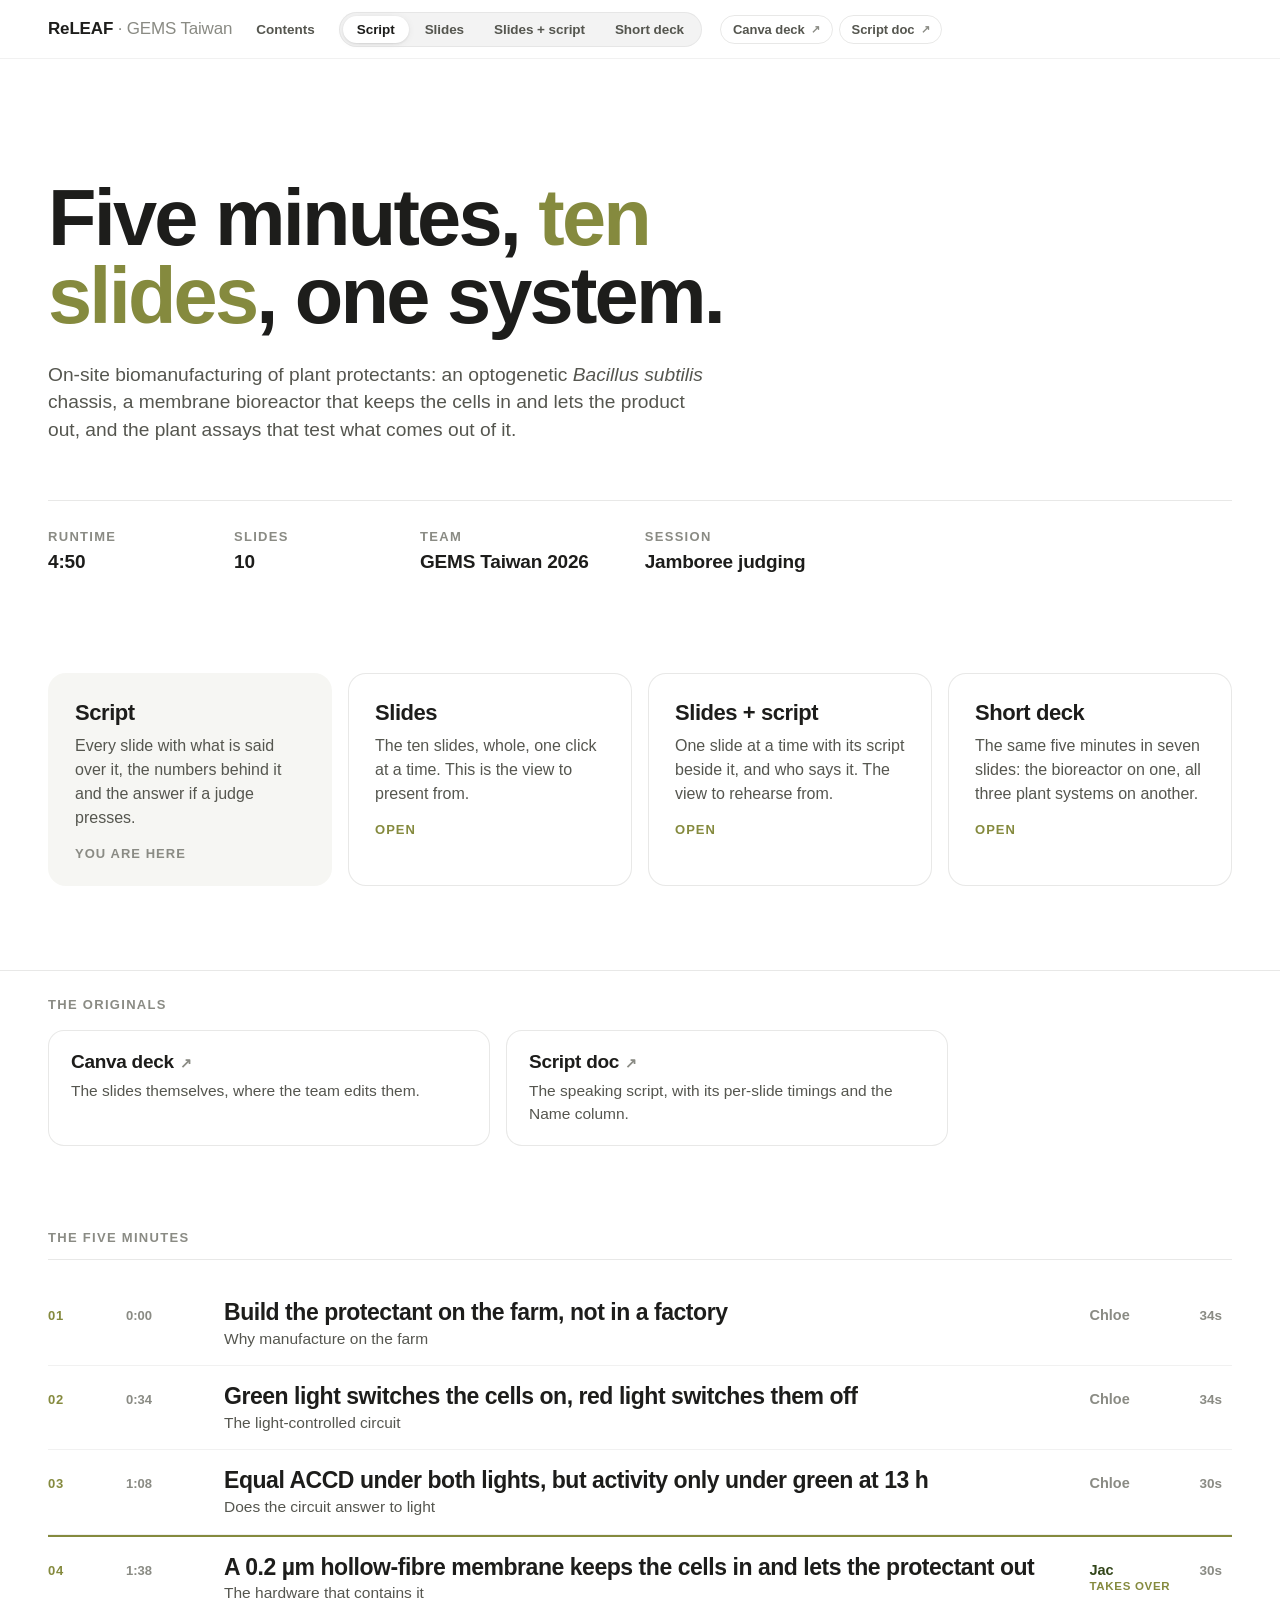
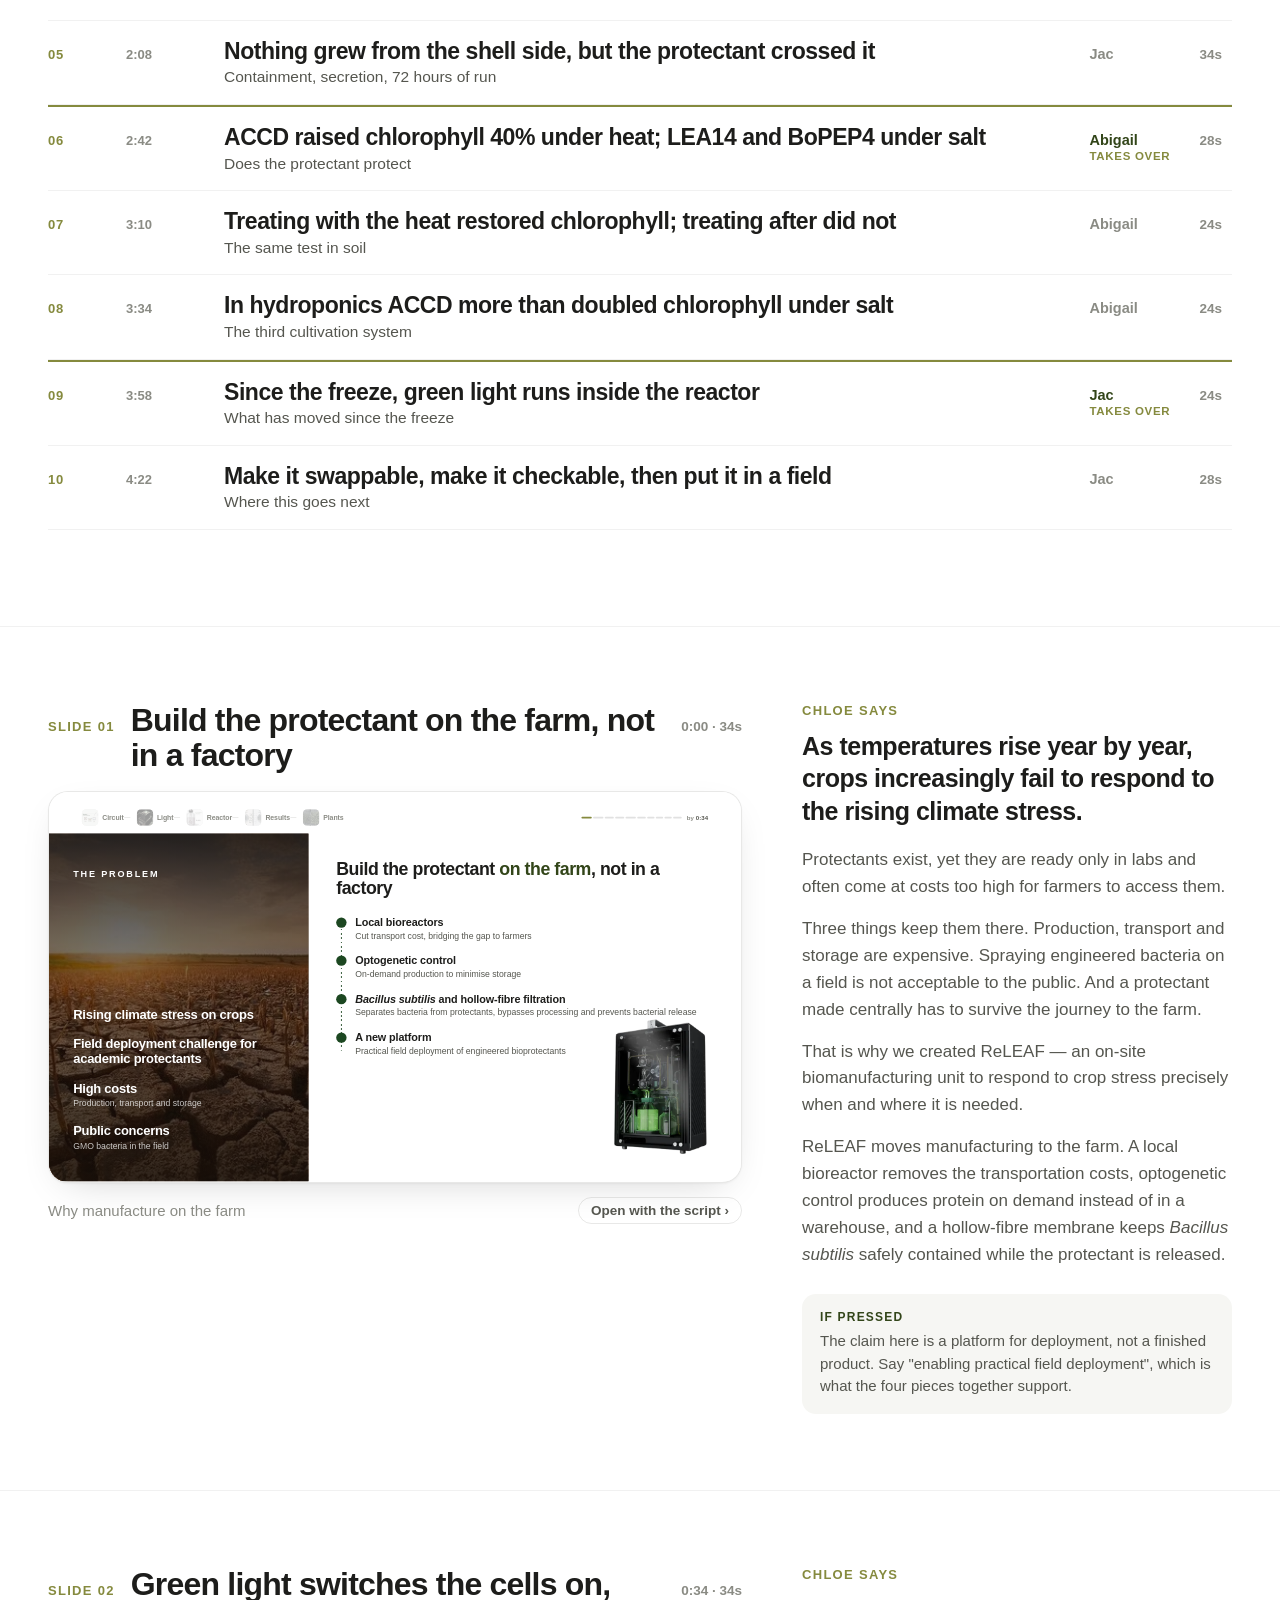
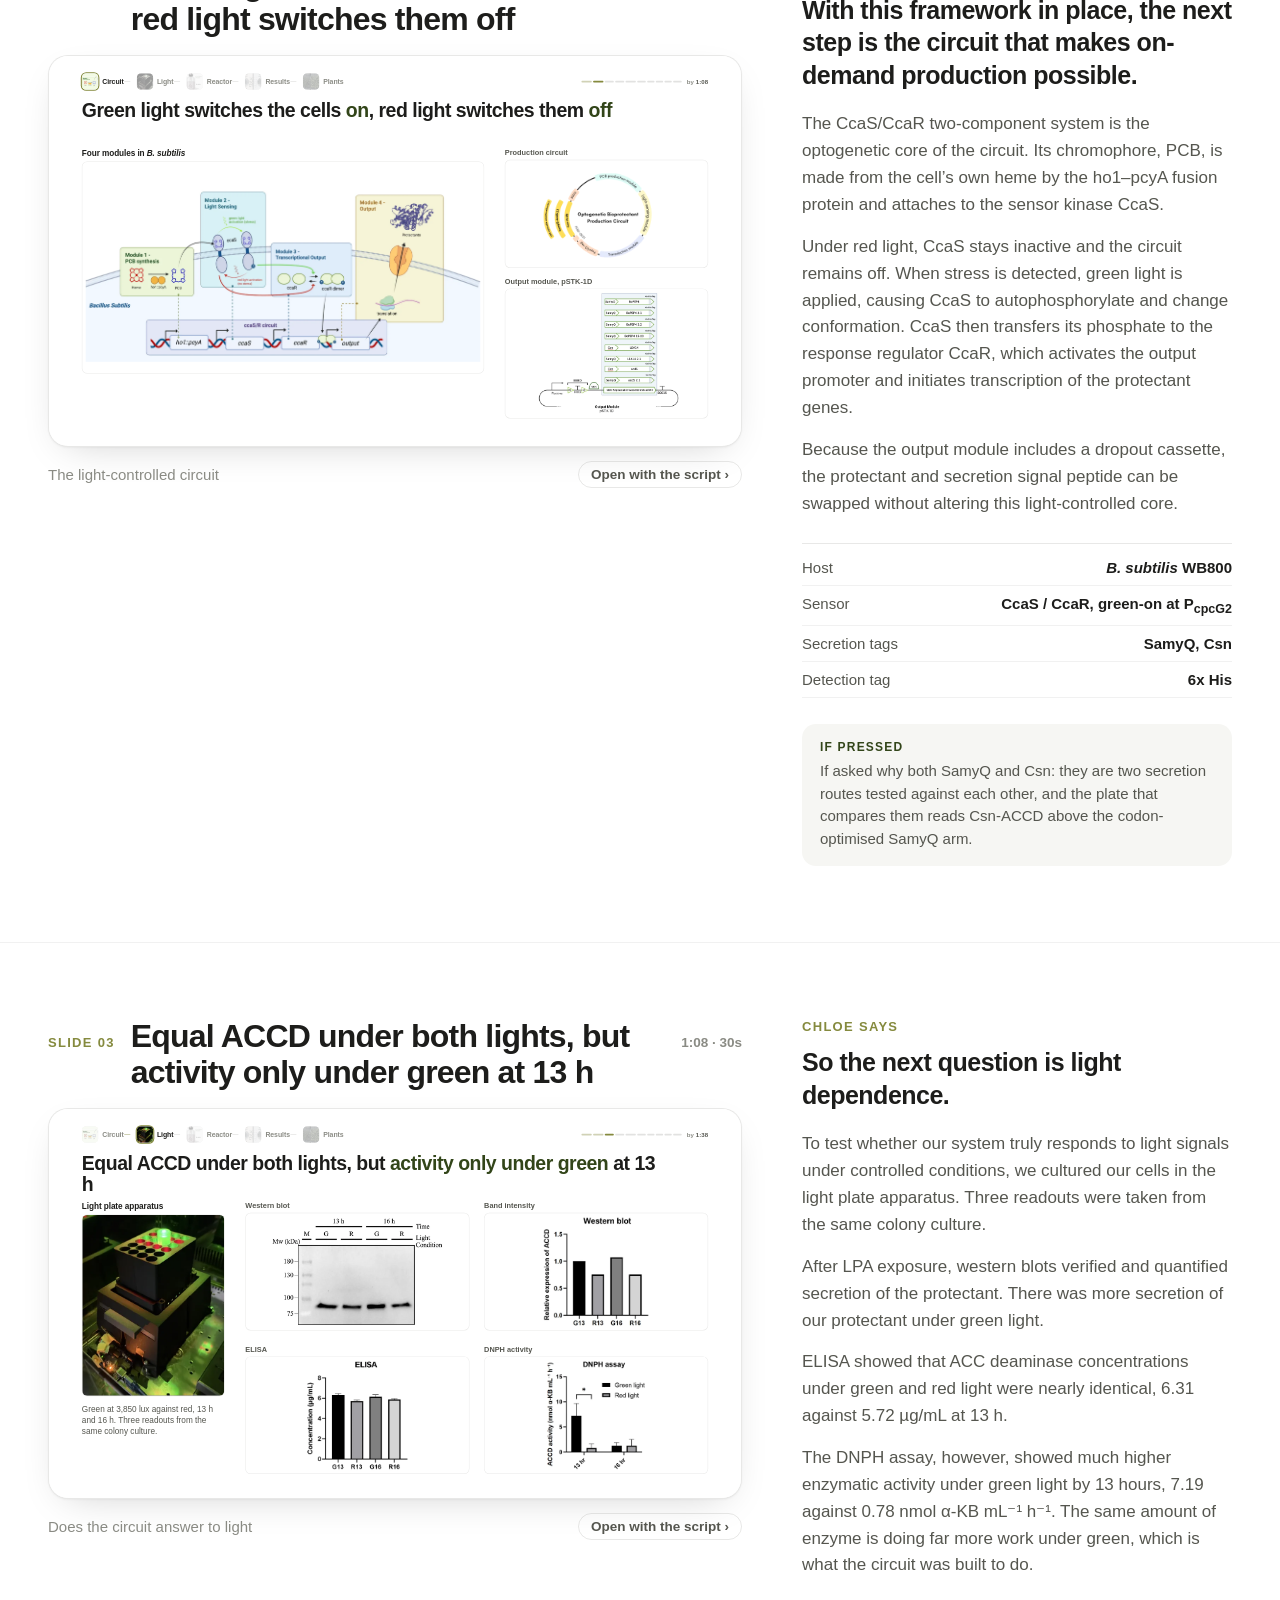
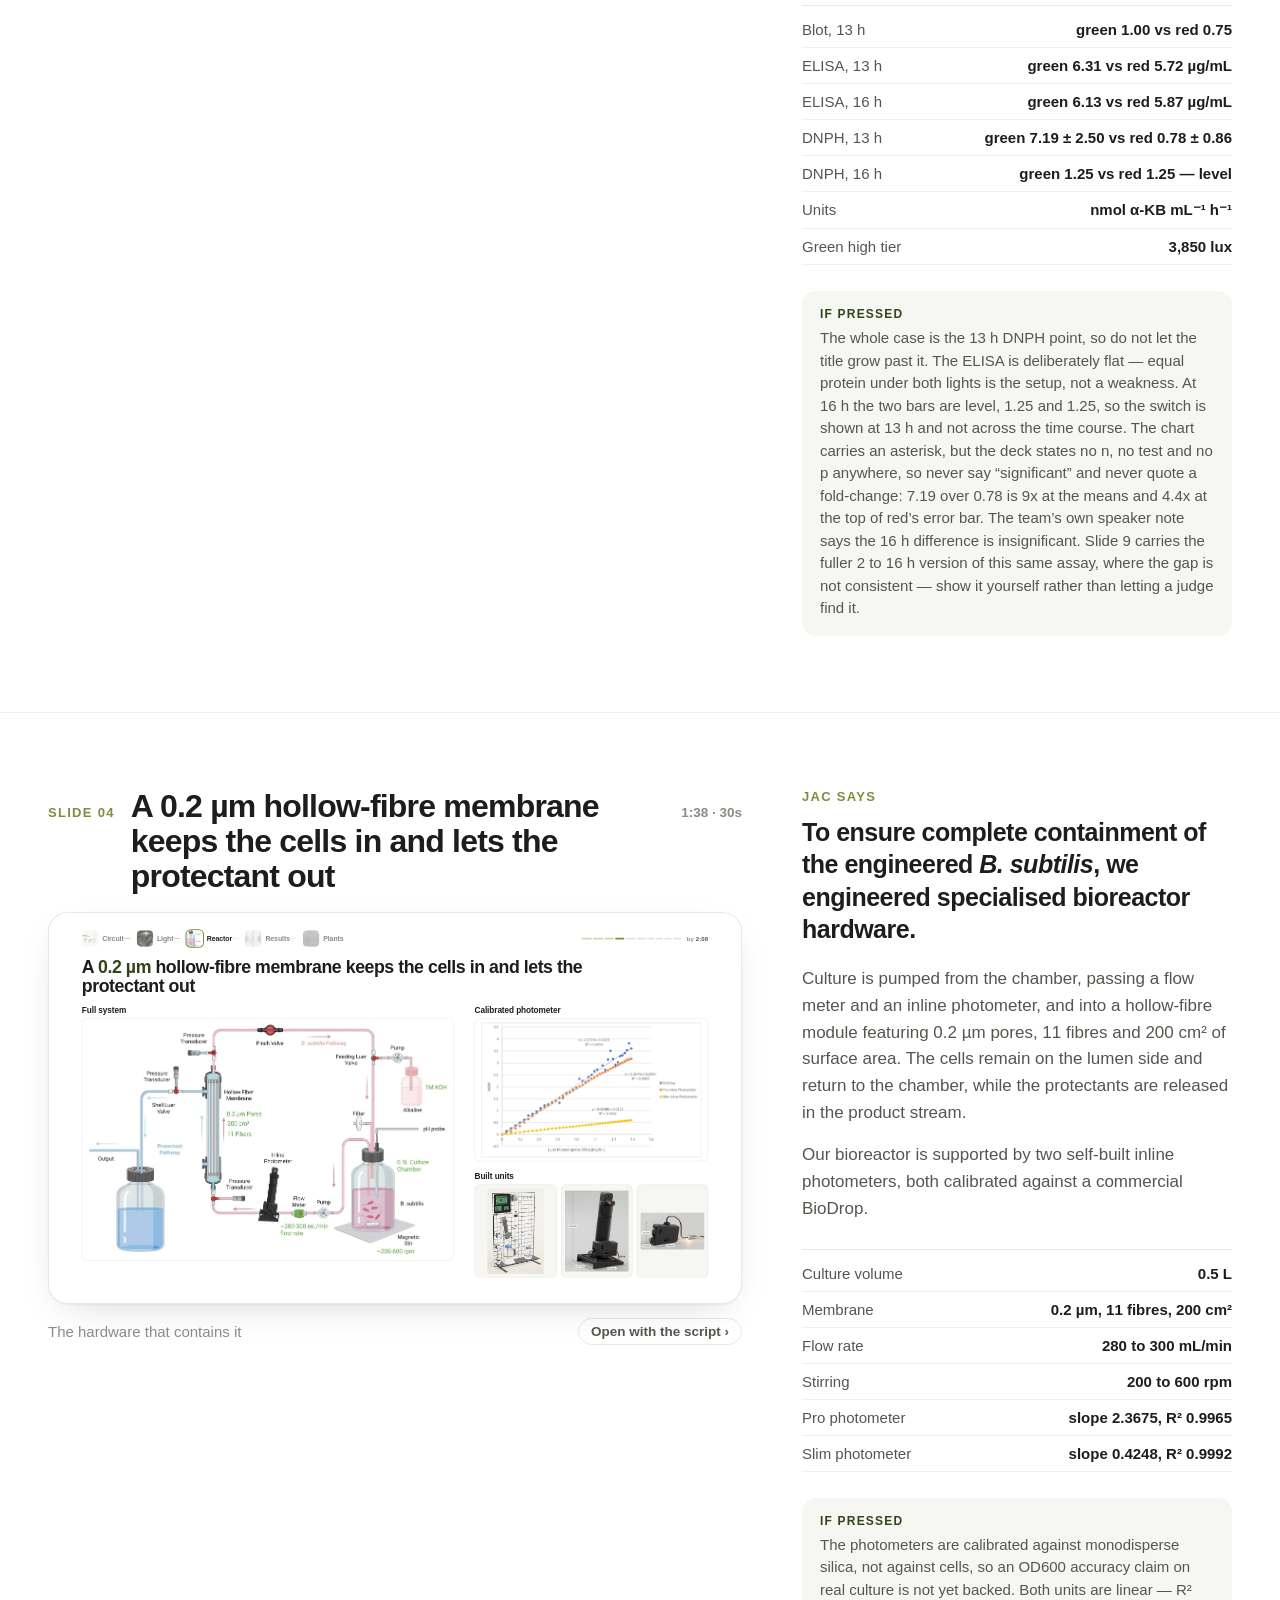
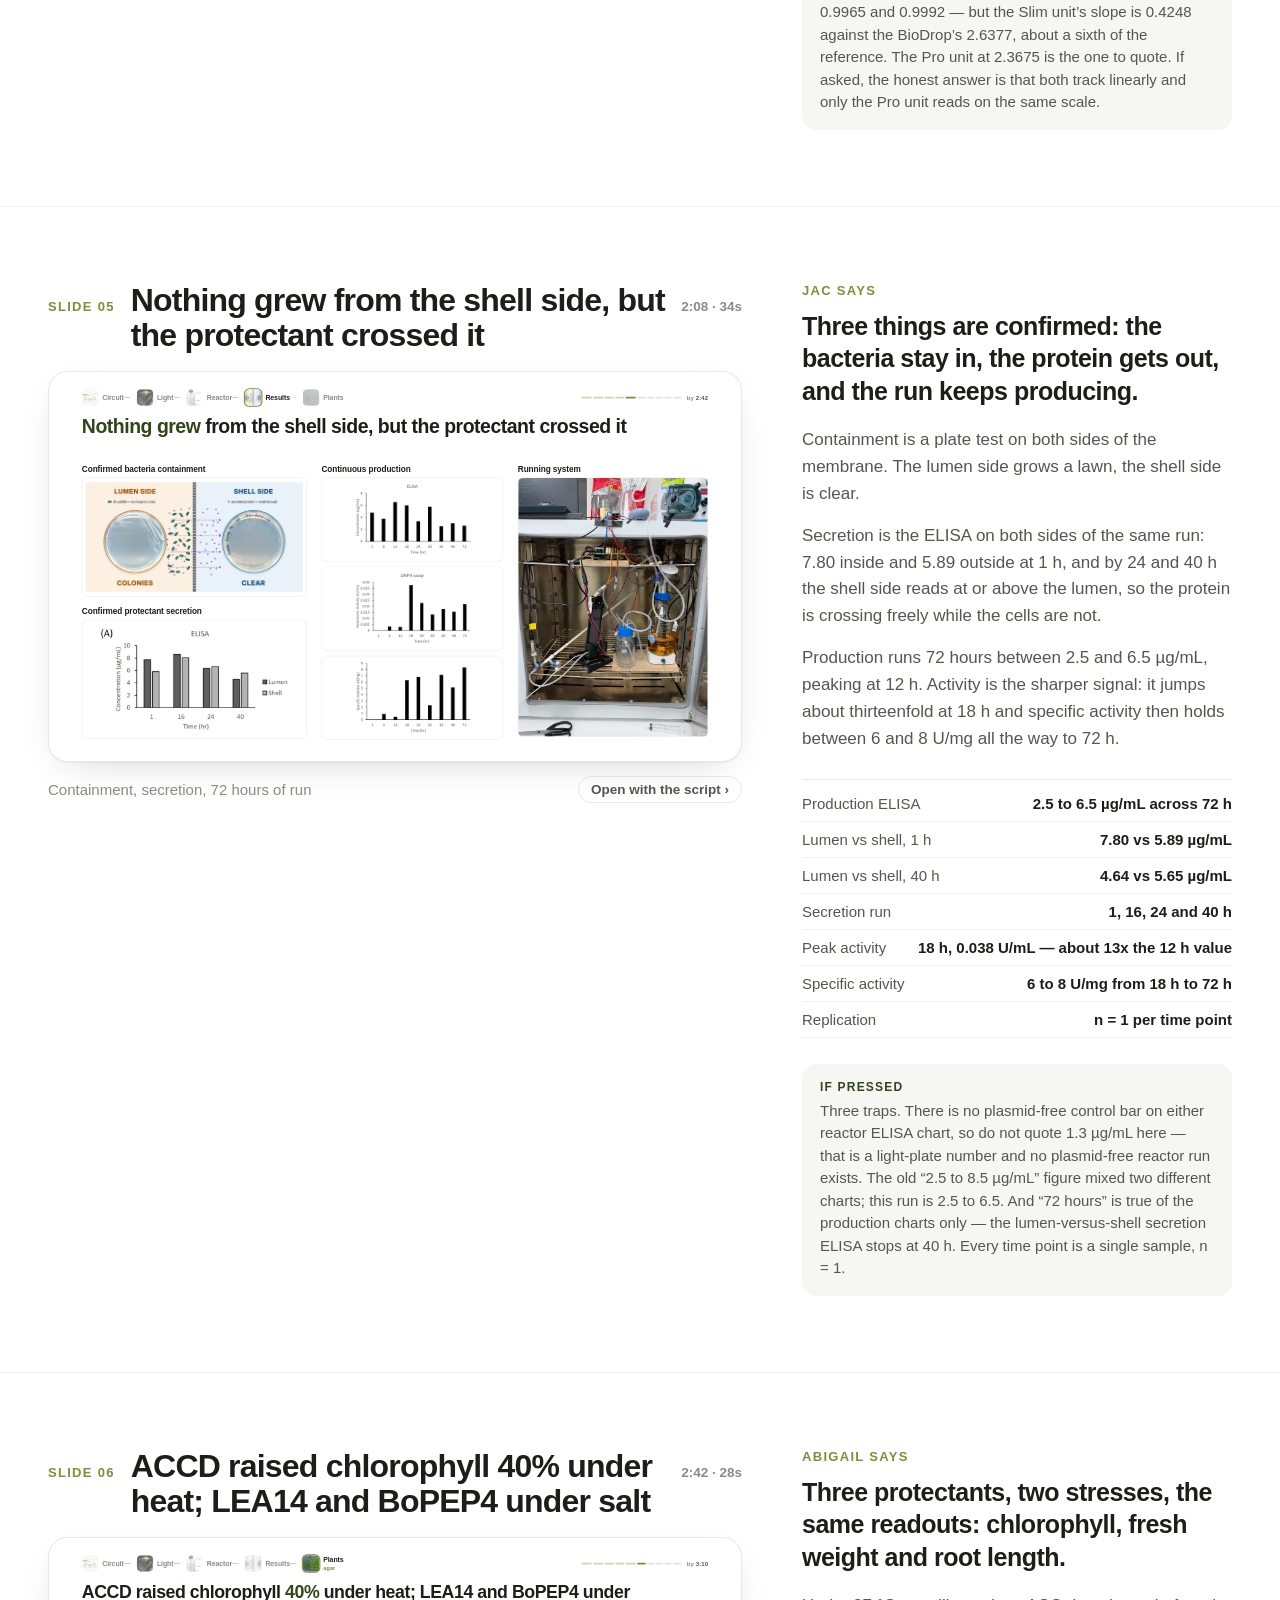
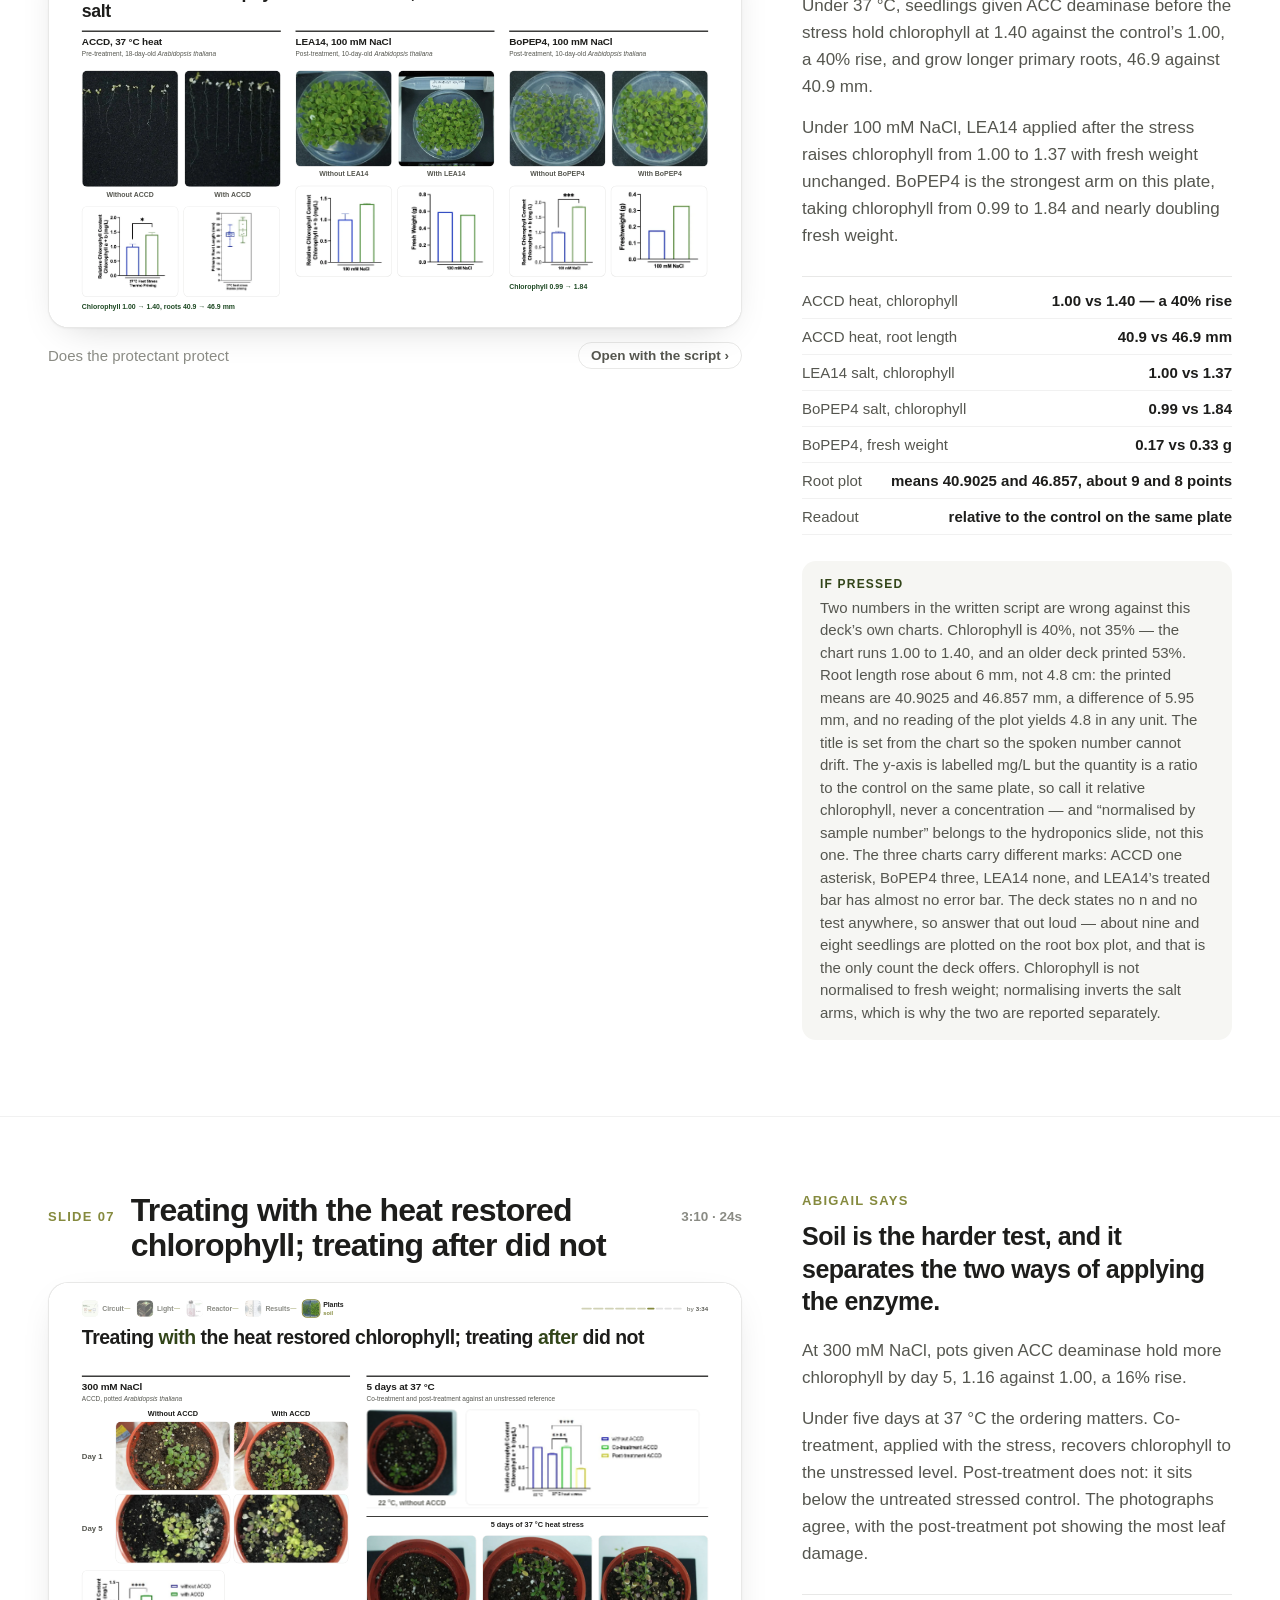
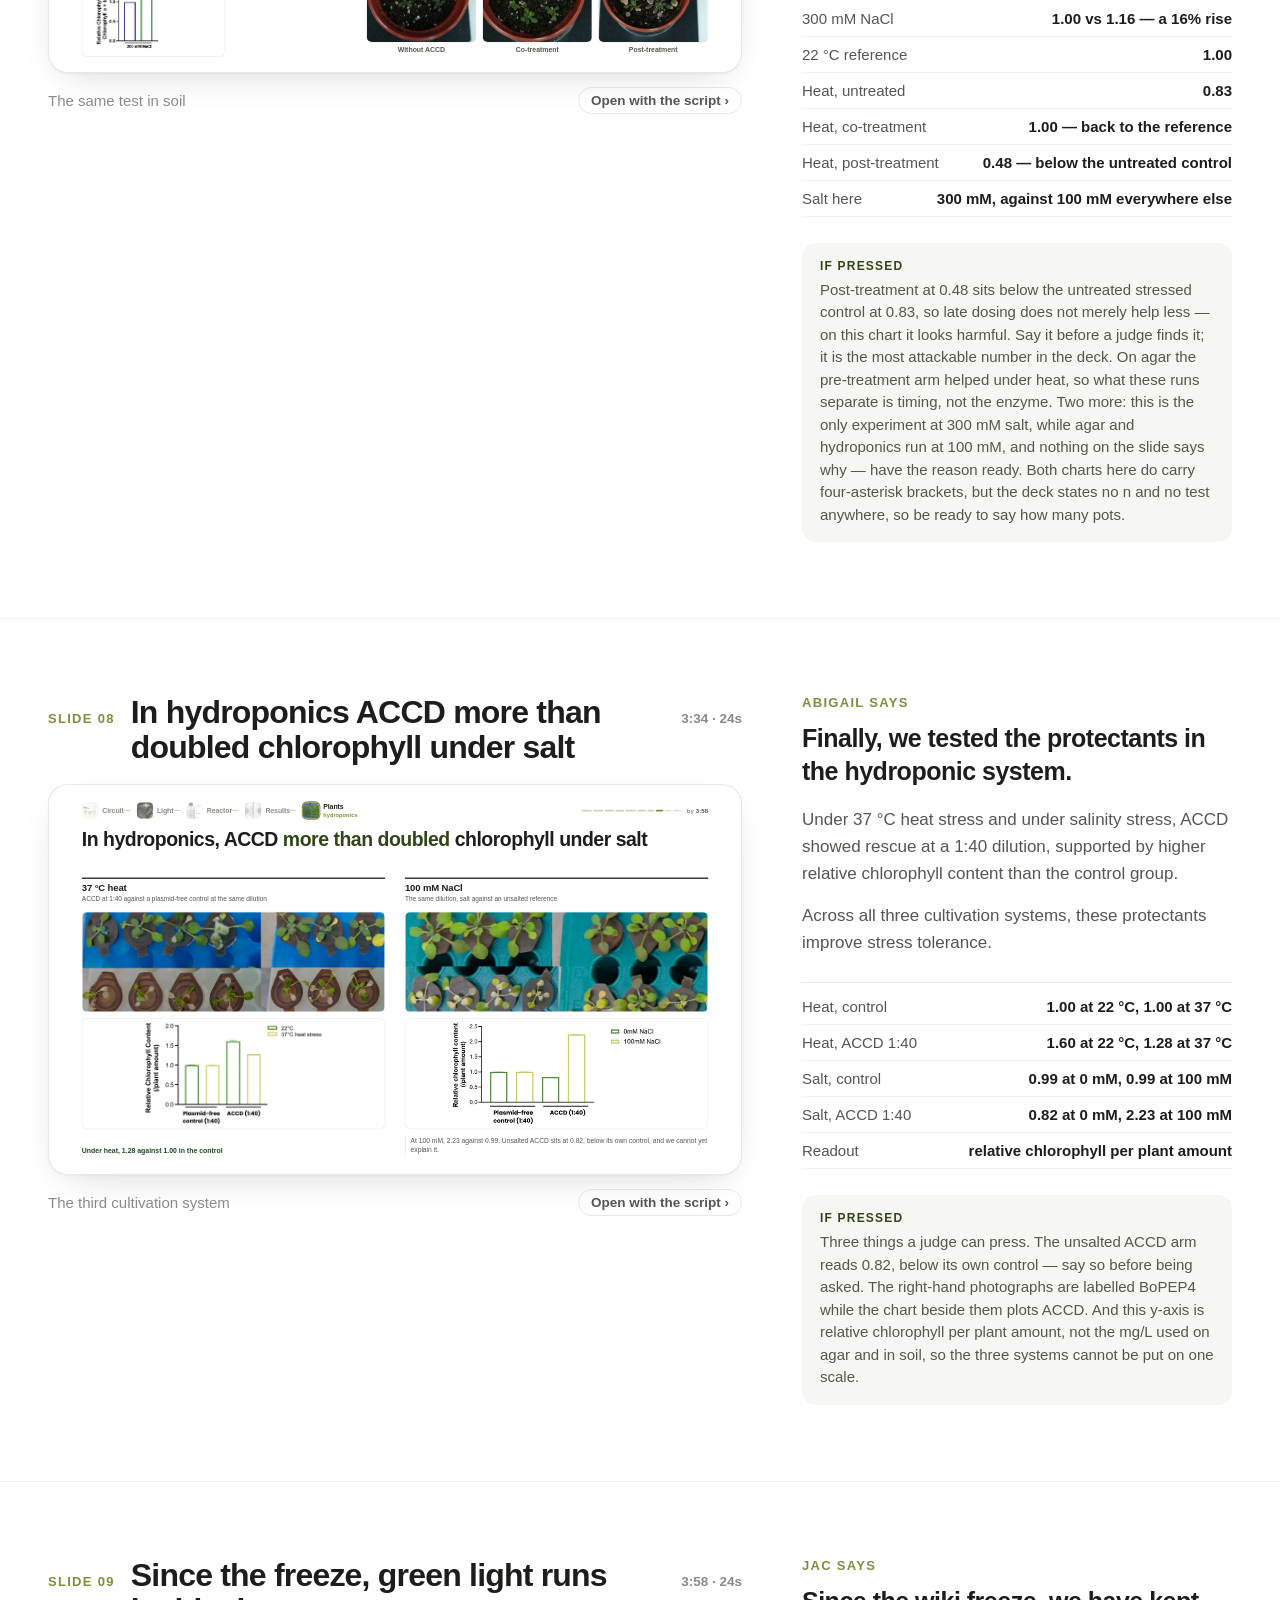
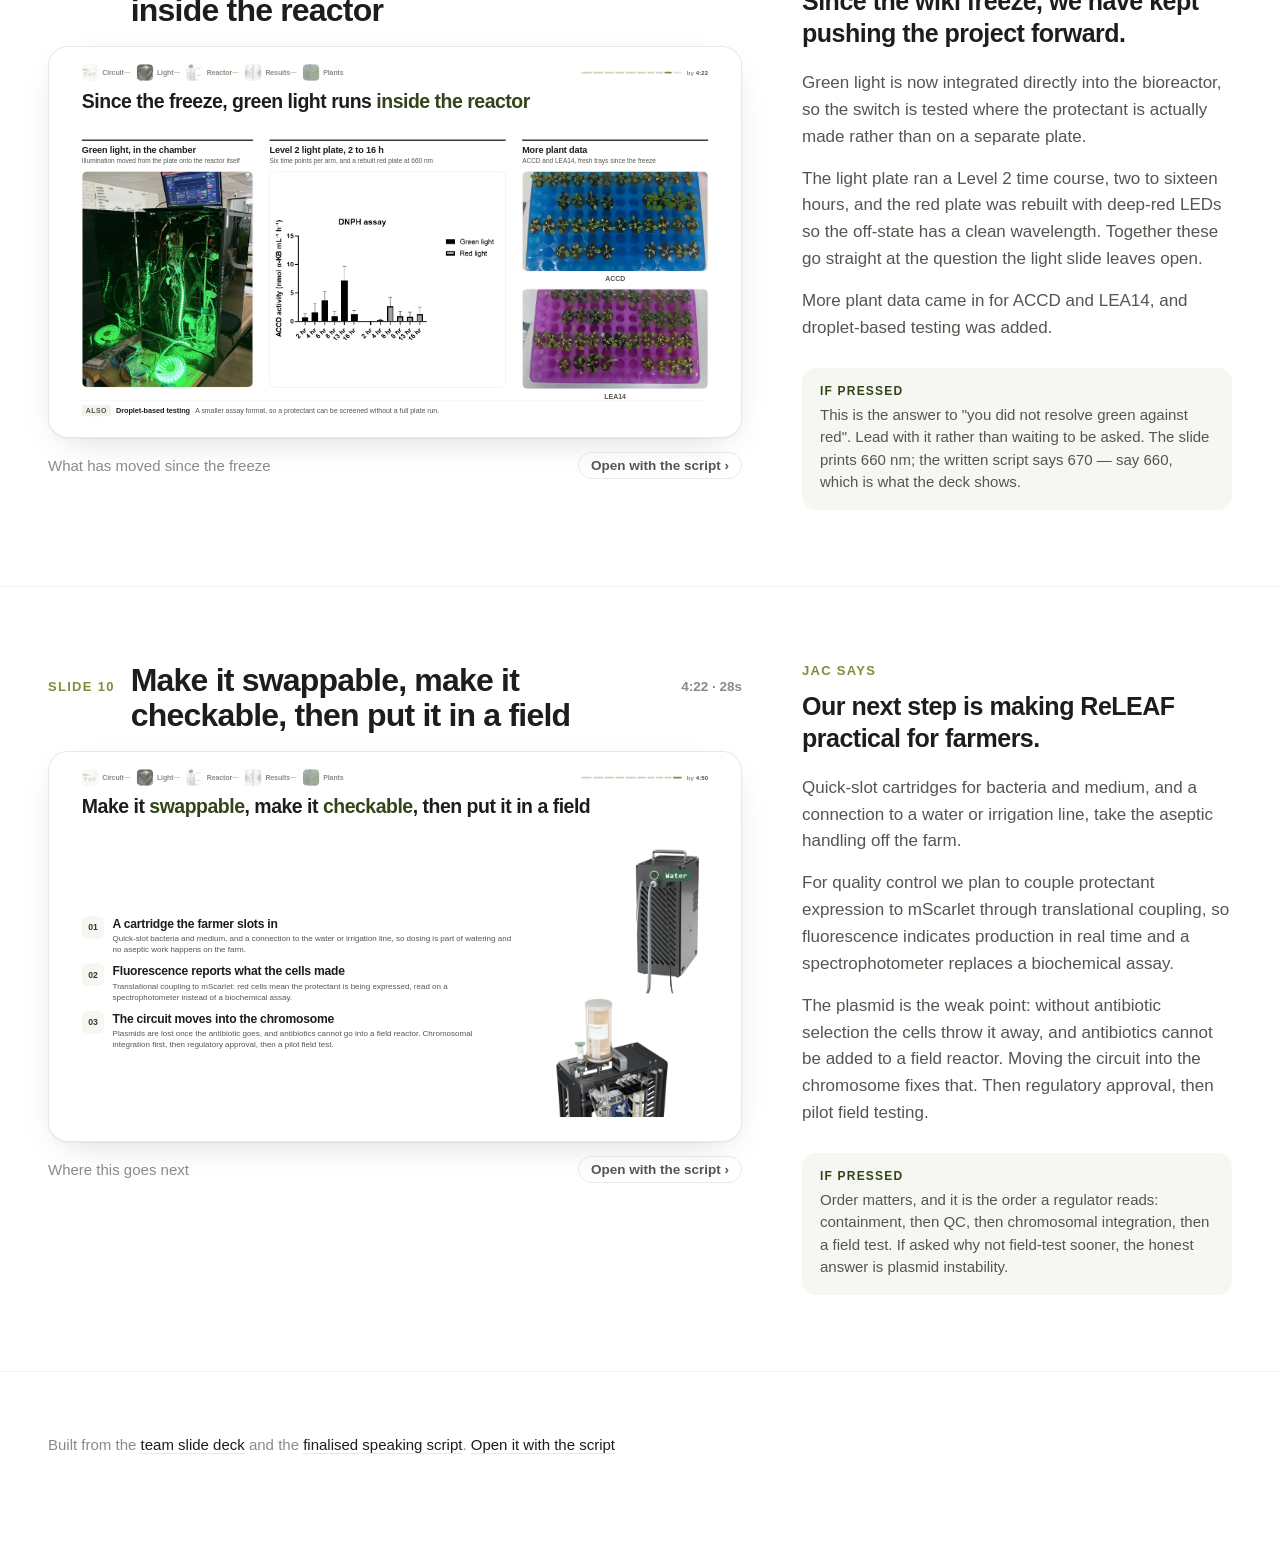
<file: index.html>
<!doctype html>
<html lang="en">
<head>
<meta charset="utf-8">
<meta name="viewport" content="width=device-width,initial-scale=1">
<title>ReLEAF · 5-minute judging presentation</title>
<meta name="description" content="GEMS Taiwan ReLEAF: the ten slides of the five-minute judging presentation, each with its speaking script and the numbers behind it.">
<link rel="stylesheet" href="assets/deck.css?v=14">
<style>
/* ---------- page shell ---------- */
.wrap{max-width:1600px;margin:0 auto;padding:0 48px}
.top{position:sticky;top:0;z-index:40;background:rgba(255,255,255,.78);
  backdrop-filter:saturate(180%) blur(20px);-webkit-backdrop-filter:saturate(180%) blur(20px);
  border-bottom:1px solid var(--line-2)}
.top .wrap{display:flex;align-items:center;gap:24px;height:58px}
.brand{font-size:17px;font-weight:650;letter-spacing:-.01em;white-space:nowrap}
.brand span{color:var(--ink-3);font-weight:450}
.top .vsw{margin-left:auto}
.top #src{margin-left:-6px}
.jump{font-size:13.5px;font-weight:550;color:var(--ink-2);text-decoration:none;white-space:nowrap}
.jump:hover{color:var(--ink)}

.hero{padding:120px 0 84px}
.hero h1{font-size:clamp(44px,6.2vw,96px);line-height:.98;letter-spacing:-.035em;font-weight:800;
  margin:0 0 26px;max-width:16ch}
.hero h1 em{font-style:normal;color:var(--olive)}
.hero p{font-size:clamp(19px,1.5vw,25px);line-height:1.45;color:var(--ink-2);max-width:62ch;margin:0}
.meta{display:flex;flex-wrap:wrap;gap:0 56px;margin-top:56px;padding-top:28px;border-top:1px solid var(--line)}
.meta div{min-width:130px}
.meta dt{font-size:13px;font-weight:600;letter-spacing:.1em;text-transform:uppercase;color:var(--ink-3)}
.meta dd{margin:7px 0 0;font-size:19px;font-weight:600;letter-spacing:-.01em}

/* ---------- the originals this site was built from ---------- */
.origins{padding:0 0 84px}
.origins .wrap{border-top:1px solid var(--line);padding-top:26px}
.okick{font-size:13px;font-weight:600;letter-spacing:.1em;text-transform:uppercase;
  color:var(--ink-3);margin:0 0 18px}
.ogrid{display:grid;grid-template-columns:repeat(2,minmax(0,1fr));gap:16px;max-width:900px}
.orig{display:block;text-decoration:none;color:inherit;padding:20px 22px;border-radius:16px;
  border:1px solid var(--line);background:#fff;
  transition:border-color .2s var(--ease),background .2s var(--ease),transform .2s var(--ease)}
.orig:hover{border-color:rgba(29,29,27,.2);background:var(--bg-2);transform:translateY(-1px)}
.orig b{display:block;font-size:19px;font-weight:700;letter-spacing:-.015em}
.orig b i{font-style:normal;font-size:14px;color:var(--ink-3);margin-left:6px}
.orig:hover b i{color:var(--olive)}
.orig p{margin:7px 0 0;font-size:15.5px;line-height:1.45;color:var(--ink-2)}
@media (max-width:860px){ .ogrid{grid-template-columns:1fr} }

/* ---------- the three views, explained once ---------- */
.ways{padding:0 0 84px}
.ways .wrap{display:grid;grid-template-columns:repeat(4,minmax(0,1fr));gap:16px}
.way{display:block;text-decoration:none;border:1px solid var(--line);border-radius:18px;
  padding:26px 26px 24px;background:#fff;
  transition:border-color .2s var(--ease),transform .2s var(--ease),box-shadow .2s var(--ease)}
.way:hover{border-color:rgba(29,29,27,.3);transform:translateY(-2px);
  box-shadow:0 14px 34px -22px rgba(0,0,0,.4)}
.way b{display:block;font-size:22px;font-weight:700;letter-spacing:-.02em}
.way p{margin:8px 0 0;font-size:16px;line-height:1.5;color:var(--ink-2)}
.way i{display:block;font-style:normal;margin-top:16px;font-size:13px;font-weight:650;
  letter-spacing:.08em;text-transform:uppercase;color:var(--olive)}
.way.here{background:var(--bg-2);border-color:transparent}
.way.here i{color:var(--ink-3)}

/* ---------- contents ---------- */
.contents{padding:0 0 96px;scroll-margin-top:72px}
.h2{font-size:13px;font-weight:600;letter-spacing:.1em;text-transform:uppercase;
  color:var(--ink-3);margin:0 0 22px;padding-bottom:14px;border-bottom:1px solid var(--line)}
.toc{margin:0;padding:0;list-style:none}
.toc li{border-bottom:1px solid var(--line-2)}
.toc a{display:grid;grid-template-columns:54px 74px minmax(0,1fr) 86px auto;gap:24px;align-items:baseline;
  padding:17px 10px 17px 0;text-decoration:none;border-radius:10px;
  transition:background .18s var(--ease),padding-left .18s var(--ease)}
.toc a:hover{background:var(--bg-2);padding-left:14px}
.toc .n{font-size:13px;font-weight:700;color:var(--olive);letter-spacing:.06em;
  font-variant-numeric:tabular-nums}
.toc .t{font-size:13px;font-weight:600;color:var(--ink-3);font-variant-numeric:tabular-nums}
.toc .ttl{font-size:23px;font-weight:650;letter-spacing:-.02em;line-height:1.2}
.toc .ttl span{display:block;font-size:15.5px;font-weight:450;color:var(--ink-2);margin-top:3px;
  letter-spacing:0}
.toc .who{font-size:14.5px;font-weight:600;color:var(--ink-3)}
.toc li.hand{border-top:2px solid var(--olive)}
.toc li.hand .who{color:var(--olive-d);font-weight:750}
.toc li.hand .who:after{content:" takes over";font-size:11.5px;font-weight:700;
  letter-spacing:.06em;text-transform:uppercase;color:var(--olive);display:block;margin-top:2px}
.toc .d{font-size:13.5px;font-weight:600;color:var(--ink-3);font-variant-numeric:tabular-nums;
  white-space:nowrap}

/* ---------- slide rows ---------- */
.row{padding:76px 0;border-top:1px solid var(--line-2);scroll-margin-top:66px}
.row .wrap{display:grid;grid-template-columns:minmax(0,1fr) 430px;gap:60px;align-items:start}
.slideCol{min-width:0}
.rowhead{display:flex;align-items:baseline;gap:16px;margin:0 0 18px}
.rowhead .n{font-size:13px;font-weight:700;letter-spacing:.1em;text-transform:uppercase;
  color:var(--olive);font-variant-numeric:tabular-nums;white-space:nowrap}
.rowhead h2{margin:0;font-size:32px;font-weight:750;letter-spacing:-.025em;line-height:1.1}
.rowhead .t{margin-left:auto;font-size:13.5px;font-weight:600;color:var(--ink-3);
  font-variant-numeric:tabular-nums;white-space:nowrap}
.card{border:1px solid var(--line);border-radius:20px;overflow:hidden;background:#fff;
  box-shadow:0 1px 2px rgba(0,0,0,.04),0 12px 40px -18px rgba(0,0,0,.22)}
.under{display:flex;align-items:center;justify-content:space-between;gap:20px;margin-top:14px}
.under .sub{font-size:15px;color:var(--ink-3)}
.under a{font-size:13.5px;font-weight:600;color:var(--ink-2);text-decoration:none;
  padding:5px 12px;border-radius:980px;border:1px solid var(--line);white-space:nowrap;
  transition:background .18s var(--ease)}
.under a:hover{background:var(--bg-2);color:var(--ink)}

.scriptCol{position:sticky;top:94px}
.kick{font-size:13px;font-weight:600;letter-spacing:.1em;text-transform:uppercase;color:var(--olive);margin:0 0 12px}
.lead{font-size:25px;line-height:1.3;letter-spacing:-.02em;font-weight:650;margin:0 0 20px}
.scriptCol p.b{font-size:17px;line-height:1.58;color:var(--ink-2);margin:0 0 15px}
.nums{margin:26px 0 0;border-top:1px solid var(--line);padding-top:6px}
.nums div{display:flex;justify-content:space-between;gap:18px;padding:9px 0;border-bottom:1px solid var(--line-2)}
.nums dt{font-size:15px;color:var(--ink-2)}
.nums dd{margin:0;font-size:15px;font-weight:600;text-align:right;font-variant-numeric:tabular-nums}
.careful{margin:26px 0 0;padding:16px 18px;border-radius:14px;background:var(--bg-2)}
.careful h4{margin:0 0 6px;font-size:12px;font-weight:700;letter-spacing:.1em;text-transform:uppercase;color:var(--olive-d)}
.careful p{margin:0;font-size:15px;line-height:1.5;color:var(--ink-2)}

footer{padding:64px 0 96px;border-top:1px solid var(--line-2);color:var(--ink-3);font-size:15px}
footer a{color:var(--ink);text-decoration:none;border-bottom:1px solid var(--line)}

@media (max-width:1180px){
  .wrap{padding:0 28px}
  .row .wrap{grid-template-columns:1fr;gap:34px}
  .scriptCol{position:static}
  .row{padding:56px 0}
  .hero{padding:76px 0 56px}
  .ways .wrap{grid-template-columns:1fr}
  .ways{padding-bottom:64px}
}
@media (max-width:720px){
  .wrap{padding:0 18px}
  .top .wrap{gap:12px}
  .jump,.brand span{display:none}
  .toc a{grid-template-columns:44px minmax(0,1fr) auto;gap:12px}
  .toc .t,.toc .d{display:none}
  .rowhead{flex-wrap:wrap;gap:8px 14px}
  .rowhead h2{font-size:25px}
}
</style>
</head>
<body>

<header class="top">
  <div class="wrap">
    <div class="brand">ReLEAF <span>· GEMS Taiwan</span></div>
    <a class="jump" href="#contents">Contents</a>
    <div id="vsw"></div>
    <div id="src"></div>
  </div>
</header>

<section class="hero">
  <div class="wrap">
    <h1>Five minutes, <em>ten slides</em>, one system.</h1>
    <p>On-site biomanufacturing of plant protectants: an optogenetic <i class="sp">Bacillus subtilis</i> chassis, a membrane bioreactor that keeps the cells in and lets the product out, and the plant assays that test what comes out of it.</p>
    <dl class="meta">
      <div><dt>Runtime</dt><dd id="stRun">4:50</dd></div>
      <div><dt>Slides</dt><dd id="stN">10</dd></div>
      <div><dt>Team</dt><dd>GEMS Taiwan 2026</dd></div>
      <div><dt>Session</dt><dd>Jamboree judging</dd></div>
    </dl>
  </div>
</section>

<section class="ways">
  <div class="wrap" id="ways"></div>
</section>

<section class="origins">
  <div class="wrap">
    <p class="okick">The originals</p>
    <div class="ogrid" id="origins"></div>
  </div>
</section>

<section class="contents" id="contents">
  <div class="wrap">
    <p class="h2">The five minutes</p>
    <ul class="toc" id="toc"></ul>
  </div>
</section>

<main id="rows"></main>

<footer>
  <div class="wrap">
    Built from the <a id="fdeck" href="#">team slide deck</a> and the
    <a id="fdoc" href="#">finalised speaking script</a>.
    <a href="notes.html">Open it with the script</a>
  </div>
</footer>

<script src="assets/nav.js?v=14"></script>
<script src="assets/deck.js?v=14"></script>
<script>
document.getElementById('vsw').innerHTML = viewSwitcher('script');
document.getElementById('src').innerHTML = sourceLinks();

{ const d = document.getElementById('fdeck'), g = document.getElementById('fdoc');
  d.href = SOURCES[0].href; g.href = SOURCES[1].href;
  [d,g].forEach(a => { a.target = '_blank'; a.rel = 'noopener noreferrer'; }); }

document.getElementById('origins').innerHTML = SOURCES.map(s =>
  `<a class="orig" href="${s.href}" target="_blank" rel="noopener noreferrer">
     <b>${s.label}<i aria-hidden="true">&#8599;</i></b><p>${s.blurb}</p>
   </a>`).join('');

document.getElementById('ways').innerHTML = VIEWS.map(v => {
  const here = v.id === 'script';
  return `<a class="way${here ? ' here' : ''}" href="${v.href}">
    <b>${v.label}</b><p>${v.blurb}</p><i>${here ? 'You are here' : 'Open'}</i></a>`;
}).join('');

{ const tot = SLIDES.reduce((a,s)=>a+s.secs,0);
  document.getElementById('stN').textContent = SLIDES.length;
  document.getElementById('stRun').textContent = Math.floor(tot/60)+':'+String(tot%60).padStart(2,'0'); }

document.getElementById('toc').innerHTML = SLIDES.map((s,i) => `
<li${i && SLIDES[i-1].speaker !== s.speaker ? ' class="hand"' : ''}><a href="#s${s.n}">
  <span class="n">${String(s.n).padStart(2,'0')}</span>
  <span class="t">${s.time}</span>
  <span class="ttl">${s.title}<span>${s.nav}</span></span>
  <span class="who">${s.speaker}</span>
  <span class="d">${s.secs}s</span>
</a></li>`).join('');

document.getElementById('rows').innerHTML = SLIDES.map((s,i) => `
<section class="row" id="s${s.n}">
  <div class="wrap">
    <div class="slideCol">
      <div class="rowhead">
        <span class="n">Slide ${String(s.n).padStart(2,'0')}</span>
        <h2>${s.title}</h2>
        <span class="t">${s.time} · ${s.secs}s</span>
      </div>
      <div class="card">
        <div class="stageWrap"><div class="stage">${stageHTML(SLIDES,i)}</div></div>
      </div>
      <div class="under">
        <span class="sub">${s.nav}</span>
        <a href="notes.html#${s.n}">Open with the script &rsaquo;</a>
      </div>
    </div>
    <div class="scriptCol">
      <p class="kick">${s.speaker} says</p>
      <p class="lead">${s.script.lead}</p>
      ${s.script.body.map(p => `<p class="b">${p}</p>`).join('')}
      ${s.script.numbers.length ? `<dl class="nums">${s.script.numbers.map(([k,v]) => `<div><dt>${k}</dt><dd>${v}</dd></div>`).join('')}</dl>` : ''}
      ${s.script.careful ? `<div class="careful"><h4>If pressed</h4><p>${s.script.careful}</p></div>` : ''}
    </div>
  </div>
</section>`).join('');

/* scale every 1600x900 stage into its card */
function fit(){
  document.querySelectorAll('.stageWrap').forEach(w => {
    const s = w.clientWidth / 1600;
    w.firstElementChild.style.transform = `scale(${s})`;
  });
}
addEventListener('resize', fit); fit();
addEventListener('load', fit);

/* reveal the entrance steps once a slide is in view */
const io = new IntersectionObserver(es => {
  es.forEach(e => { if (e.isIntersecting) { e.target.classList.add('go'); io.unobserve(e.target); } });
}, {threshold:.25});
document.querySelectorAll('.stage').forEach(el => io.observe(el));
</script>
</body>
</html>
</file>
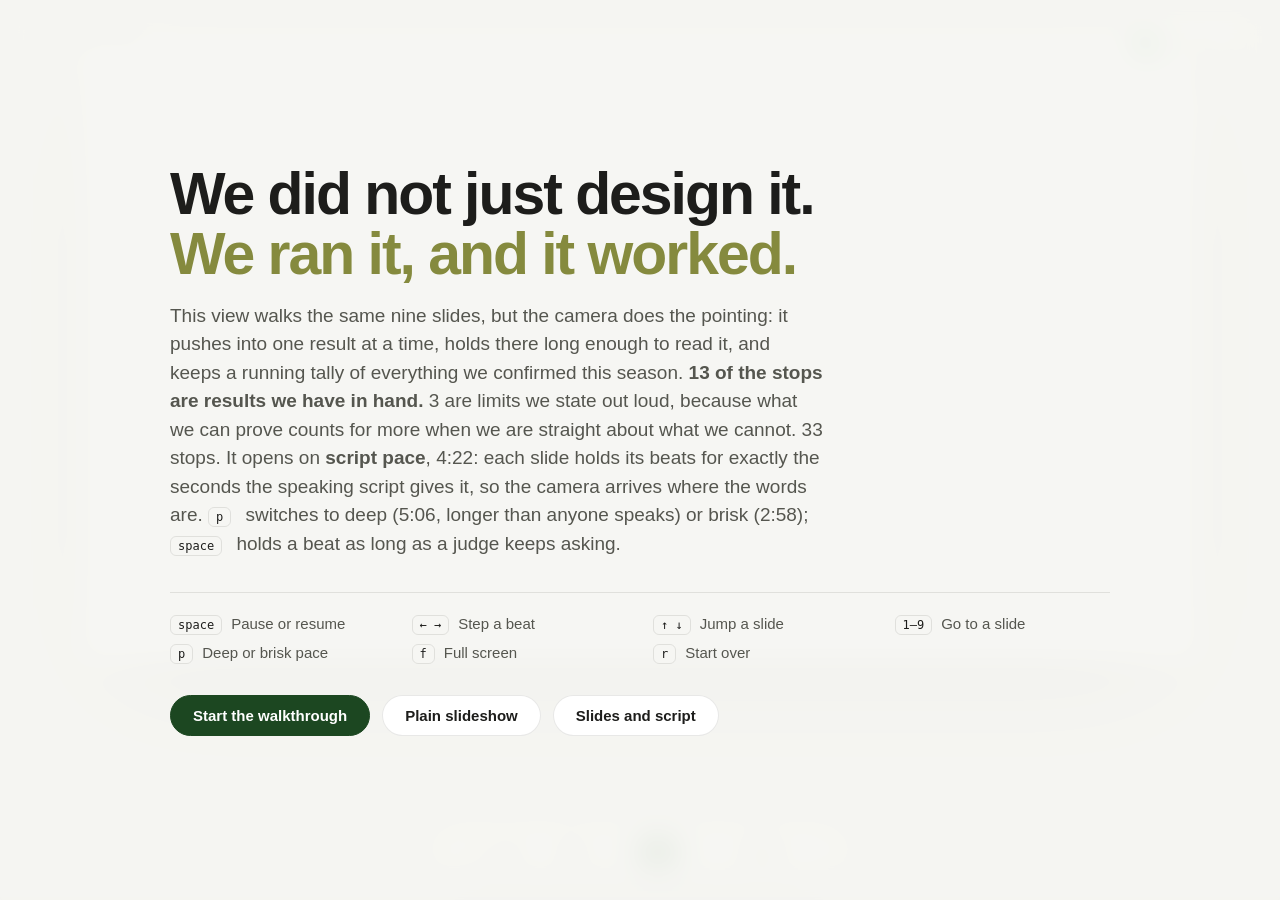
<file: cinema.html>
<!doctype html>
<html lang="en">
<head>
<meta charset="utf-8">
<meta name="viewport" content="width=device-width,initial-scale=1">
<title>ReLEAF · Focus view</title>
<meta name="description" content="The ReLEAF judging deck as a guided slideshow: the camera pushes into each result, holds on it, and keeps a running tally of what we proved.">
<link rel="stylesheet" href="assets/deck.css?v=2">
<style>
html,body{height:100%;overflow:hidden;background:#ecece8}
body{display:block}

/* ---------- stage ---------- */
.deck{position:fixed;inset:0;display:grid;place-items:center;padding-bottom:206px}
.frame{position:relative;background:#fff;border-radius:16px;overflow:hidden;
  box-shadow:0 2px 6px rgba(0,0,0,.05),0 44px 110px -46px rgba(0,0,0,.5)}
.slide{position:absolute;inset:0;opacity:0;visibility:hidden;
  transition:opacity .5s var(--ease),visibility 0s linear .5s}
.slide.on{opacity:1;visibility:visible;transition:opacity .5s var(--ease),visibility 0s}
.slide .stage{transform-origin:0 0}

/* the scrim that whites out everything the judge should not be reading yet */
.spot{position:absolute;border-radius:14px;pointer-events:none;opacity:0;
  box-shadow:0 0 0 9999px rgba(255,255,255,.80),
             0 0 0 1px rgba(29,29,27,.14) inset,
             0 18px 46px -18px rgba(0,0,0,.28);
  transition:opacity .5s var(--ease)}
.spot.on{opacity:1}
.spot:after{content:"";position:absolute;inset:-1px;border-radius:15px;
  border:1.5px solid rgba(133,138,62,.5)}

/* ---------- caption ---------- */
.cap-card{position:fixed;z-index:30;left:50%;transform:translateX(-50%);bottom:94px;
  width:min(880px,calc(100vw - 96px));
  background:rgba(255,255,255,.93);border:1px solid var(--line);
  backdrop-filter:saturate(180%) blur(22px);-webkit-backdrop-filter:saturate(180%) blur(22px);
  border-radius:18px;padding:18px 24px 19px 26px;
  box-shadow:0 22px 60px -26px rgba(0,0,0,.45);
  opacity:0;transition:opacity .34s var(--ease),transform .34s var(--ease)}
.cap-card.in{opacity:1}
.cap-card:before{content:"";position:absolute;left:0;top:14px;bottom:14px;width:4px;
  border-radius:4px;background:var(--ink-3);transition:background .3s var(--ease)}
.cap-card[data-tag="win"]:before{background:#2f7a36}
.cap-card[data-tag="open"]:before{background:#b07d1a}
.cap-card[data-tag="build"]:before{background:var(--olive)}
.cap-head{display:flex;align-items:center;gap:12px;margin:0 0 7px}
.cap-kick{font-size:12px;font-weight:700;letter-spacing:.12em;text-transform:uppercase;
  color:var(--ink-3);margin:0}
.chip{font-size:11px;font-weight:700;letter-spacing:.08em;text-transform:uppercase;
  padding:4px 9px;border-radius:980px;white-space:nowrap}
.chip.win{background:#e8f2e7;color:#1f5e27}
.chip.open{background:#fbf2dd;color:#8a5f08}
.chip.build{background:var(--bg-2);color:var(--ink-2)}
.cap-text{margin:0;font-size:22px;line-height:1.36;letter-spacing:-.016em;font-weight:600;color:var(--ink)}
.cap-text i.sp{font-style:italic}
.beatbar{position:absolute;left:26px;right:24px;bottom:9px;height:2px;background:rgba(29,29,27,.1);
  border-radius:2px;overflow:hidden}
.beatbar i{display:block;height:100%;width:0;background:var(--olive)}

/* ---------- chrome ---------- */
.hud{position:fixed;z-index:31;left:50%;bottom:24px;transform:translateX(-50%);
  display:flex;align-items:center;gap:12px;padding:8px 12px 8px 18px;border-radius:980px;
  background:rgba(255,255,255,.86);border:1px solid var(--line-2);
  backdrop-filter:saturate(180%) blur(20px);-webkit-backdrop-filter:saturate(180%) blur(20px);
  box-shadow:0 12px 34px -16px rgba(0,0,0,.34);
  opacity:0;transition:opacity .3s var(--ease);pointer-events:none}
.hud.show{opacity:1;pointer-events:auto}
.hud .ct{font-size:13px;font-weight:600;color:var(--ink-2);font-variant-numeric:tabular-nums;
  letter-spacing:.02em;white-space:nowrap}
.hud .tm{font-size:13px;font-weight:600;color:var(--ink);font-variant-numeric:tabular-nums;
  padding-left:13px;border-left:1px solid var(--line)}
.hud button{height:30px;min-width:30px;padding:0 10px;border-radius:980px;border:0;background:var(--bg-2);
  color:var(--ink);font-size:13px;font-weight:600;cursor:pointer;display:grid;place-items:center;
  transition:background .18s var(--ease)}
.hud button:hover{background:#e6e6e0}
.hud button.go{background:var(--green);color:#fff}
.hud button.go:hover{background:#163a1a}

.score{position:fixed;z-index:31;right:22px;top:20px;display:flex;align-items:center;gap:10px;
  padding:9px 16px 9px 13px;border-radius:980px;background:rgba(255,255,255,.9);
  border:1px solid var(--line-2);box-shadow:0 10px 30px -18px rgba(0,0,0,.4);
  opacity:0;transition:opacity .3s var(--ease)}
.score.show{opacity:1}
.score .tick{width:22px;height:22px;border-radius:50%;background:#2f7a36;color:#fff;
  display:grid;place-items:center;font-size:13px;font-weight:700;
  transition:transform .4s var(--ease)}
.score.pop .tick{transform:scale(1.32)}
.score .lbl{font-size:12px;font-weight:650;letter-spacing:.08em;text-transform:uppercase;color:var(--ink-3)}
.score .n{font-size:15px;font-weight:750;color:var(--ink);font-variant-numeric:tabular-nums}

.back{position:fixed;z-index:31;left:22px;top:20px;font-size:13px;font-weight:550;
  text-decoration:none;color:var(--ink-2);padding:8px 15px;border-radius:980px;
  background:rgba(255,255,255,.86);border:1px solid var(--line-2);
  opacity:0;transition:opacity .3s var(--ease);pointer-events:none}
.back.show{opacity:1;pointer-events:auto}
.rail{position:fixed;z-index:31;left:0;right:0;bottom:0;height:3px;background:rgba(29,29,27,.08)}
.rail i{display:block;height:100%;background:var(--olive);width:0;transition:width .5s var(--ease)}

/* ---------- opening and closing cards ---------- */
.sheet{position:fixed;inset:0;z-index:40;display:grid;place-items:center;
  background:rgba(246,246,243,.94);
  backdrop-filter:saturate(180%) blur(14px);-webkit-backdrop-filter:saturate(180%) blur(14px);
  opacity:0;visibility:hidden;transition:opacity .5s var(--ease),visibility 0s linear .5s}
.sheet.on{opacity:1;visibility:visible;transition:opacity .5s var(--ease),visibility 0s}
.sheet .inner{width:min(940px,calc(100vw - 80px));max-height:calc(100vh - 80px);overflow:auto}
.sheet h2{font-size:clamp(34px,4.6vw,62px);line-height:1.02;letter-spacing:-.034em;font-weight:800;margin:0 0 18px}
.sheet h2 em{font-style:normal;color:var(--olive)}
.sheet p.sub{font-size:19px;line-height:1.5;color:var(--ink-2);margin:0 0 34px;max-width:62ch}
.won{list-style:none;margin:0 0 34px;padding:0;display:grid;gap:11px}
.won li{display:flex;gap:13px;align-items:flex-start;font-size:19px;font-weight:600;
  letter-spacing:-.012em;line-height:1.34}
.won li b{flex:0 0 auto;width:21px;height:21px;margin-top:2px;border-radius:50%;background:#2f7a36;color:#fff;
  font-size:12px;display:grid;place-items:center}
.sheet .keys{display:grid;grid-template-columns:repeat(auto-fit,minmax(176px,1fr));gap:12px 26px;
  margin:0 0 34px;padding:22px 0 0;border-top:1px solid var(--line)}
.sheet .keys div{font-size:15px;color:var(--ink-2)}
.sheet kbd{font-family:var(--mono);font-size:12px;background:var(--bg-2);border:1px solid var(--line);
  border-radius:6px;padding:2px 7px;margin-right:9px;color:var(--ink)}
.sheet .row{display:flex;gap:12px;flex-wrap:wrap}
.pill{font-size:15px;font-weight:600;padding:11px 22px;border-radius:980px;border:1px solid var(--line);
  background:#fff;color:var(--ink);cursor:pointer;text-decoration:none;display:inline-block;
  transition:background .2s var(--ease)}
.pill:hover{background:var(--bg-2)}
.pill.pri{background:var(--green);border-color:var(--green);color:#fff}
.pill.pri:hover{background:#163a1a}

@media (prefers-reduced-motion:reduce){
  .slide .stage,.spot{transition:none !important}
}
</style>
</head>
<body>

<div class="deck"><div class="frame" id="frame"><div class="spot" id="spot"></div></div></div>

<a class="back" id="back" href="index.html">Slides and script</a>

<div class="score" id="score">
  <span class="tick">&#10003;</span>
  <span class="lbl">Proved</span>
  <span class="n" id="scoreN">0</span>
</div>

<div class="cap-card" id="cap">
  <div class="cap-head"><p class="cap-kick" id="capKick"></p><span class="chip" id="capChip"></span></div>
  <p class="cap-text" id="capText"></p>
  <div class="beatbar"><i id="beatI"></i></div>
</div>

<div class="hud" id="hud">
  <span class="ct" id="ct">1 / 9 · beat 1</span>
  <span class="tm" id="tm">0:00</span>
  <button id="prev" title="Previous beat (←)">&#8249;</button>
  <button id="play" class="go" title="Pause or resume (space)">&#10073;&#10073;</button>
  <button id="next" title="Next beat (→)">&#8250;</button>
  <button id="pace" title="Dwell time on each beat (p)">Script</button>
  <button id="full" title="Full screen (f)">&#9633;</button>
</div>

<div class="rail"><i id="railI"></i></div>

<!-- opening -->
<div class="sheet on" id="open">
  <div class="inner">
    <h2>We did not just design it.<br><em>We ran it, and it worked.</em></h2>
    <p class="sub" id="openSub">This view walks the same nine slides, but the camera does the pointing: it
      pushes into one result at a time, holds there long enough to read it, and keeps a running tally of
      everything we confirmed this season.</p>
    <div class="keys">
      <div><kbd>space</kbd>Pause or resume</div>
      <div><kbd>&larr; &rarr;</kbd>Step a beat</div>
      <div><kbd>&uarr; &darr;</kbd>Jump a slide</div>
      <div><kbd>1&ndash;9</kbd>Go to a slide</div>
      <div><kbd>p</kbd>Deep or brisk pace</div>
      <div><kbd>f</kbd>Full screen</div>
      <div><kbd>r</kbd>Start over</div>
    </div>
    <div class="row">
      <button class="pill pri" id="start">Start the walkthrough</button>
      <a class="pill" href="show.html">Plain slideshow</a>
      <a class="pill" href="index.html">Slides and script</a>
    </div>
  </div>
</div>

<!-- closing tally -->
<div class="sheet" id="end">
  <div class="inner">
    <h2>What we <em>proved</em></h2>
    <p class="sub" id="endSub"></p>
    <ul class="won" id="wonList"></ul>
    <div class="row">
      <button class="pill pri" id="again">Run it again</button>
      <a class="pill" href="index.html">Slides and script</a>
    </div>
  </div>
</div>

<script src="assets/deck.js?v=2"></script>
<script src="assets/beats.js?v=1"></script>
<script>
/* ------------------------------------------------------------------
   The camera. Every slide is a 1600x900 stage; a beat is a rectangle
   on that stage plus a dwell time. We scale and translate the stage so
   the rectangle lands in the middle of the frame, white out everything
   around it, and drift in a little while the speaker talks.
   ------------------------------------------------------------------ */
const MOVE = 1150;                  /* camera travel, ms   */
const DRIFT = 1.035;                /* slow push during the hold */
const EASE = 'cubic-bezier(.44,.02,.17,1)';

const frame = document.getElementById('frame');
const spot  = document.getElementById('spot');
const cap   = document.getElementById('cap');

frame.insertAdjacentHTML('afterbegin', SLIDES.map((s,i) =>
  `<div class="slide" data-i="${i}"><div class="stage">${s.stage}</div></div>`).join(''));
const slides = [...frame.querySelectorAll('.slide')];
const stages = slides.map(el => el.querySelector('.stage'));

/* flat list of beats across the whole deck */
const FLAT = [];
BEATS.forEach(group => {
  const si = group.n - 1;
  group.beats.forEach((b, bi) => FLAT.push({...b, si, bi, nb: group.beats.length}));
});
const TOTAL_WIN = FLAT.filter(b => b.tag === 'win').length;

/* Script pace: every slide gets exactly the seconds deck.js gives the speaker,
   split between its beats in the ratio of their authored holds, with the camera
   travel taken out first. A beat never drops below MIN_HOLD, so a slide on a
   very tight budget overruns rather than flashing past. */
const MIN_HOLD = 2600;
SLIDES.forEach((s, si) => {
  const peers = FLAT.filter(b => b.si === si);
  const budget = s.secs*1000 - peers.length*MOVE;
  const weight = peers.reduce((t,b) => t + b.hold, 0);
  peers.forEach(b => b.script = Math.max(MIN_HOLD, Math.round(budget * b.hold/weight)));
});

/* How long each beat is allowed to sit.
   Script  every slide takes the time deck.js budgets the speaker — present with this
   Deep    longer than anyone speaks, for reading the deck on your own
   Brisk   a fast run-through */
const PACE = [
  {name:'Script', of: b => b.script},
  {name:'Deep',   of: b => Math.round(b.hold * 1.5)},
  {name:'Brisk',  of: b => Math.round(b.hold * 0.78)}
];
let paceI = 0;
const dwell = b => PACE[paceI].of(b);
const clk = ms => Math.floor(ms/60000)+':'+String(Math.round(ms%60000/1000)).padStart(2,'0');
const runtime = i => clk(FLAT.reduce((t,b) => t + PACE[i].of(b) + MOVE, 0));

let base = 1, Fw = 0, Fh = 0;
function fit(){
  const pad = 34, band = 206;          /* band = the strip the caption and HUD own */
  base = Math.min((innerWidth - pad*2)/1600, (innerHeight - band - pad*2)/900);
  Fw = 1600*base; Fh = 900*base;
  frame.style.width = Fw+'px'; frame.style.height = Fh+'px';
  stages.forEach(st => st.style.transform = `scale(${base})`);
  if (started) land(FLAT[k], true);
}

/* geometry of an element inside its stage, untouched by transforms */
function rectIn(stage, el){
  let x = 0, y = 0, n = el;
  while (n && n !== stage){ x += n.offsetLeft; y += n.offsetTop; n = n.offsetParent; }
  return {x, y, w: el.offsetWidth, h: el.offsetHeight};
}
function beatRect(b){
  if (!b.sel) return {x:0, y:0, w:1600, h:900};
  const stage = stages[b.si];
  const sels = Array.isArray(b.sel) ? b.sel : [b.sel];
  let r = null;
  sels.forEach(sel => {
    const el = stage.querySelector(sel);
    if (!el) return;
    const q = rectIn(stage, el);
    r = r ? {x: Math.min(r.x,q.x), y: Math.min(r.y,q.y),
             w: Math.max(r.x+r.w, q.x+q.w) - Math.min(r.x,q.x),
             h: Math.max(r.y+r.h, q.y+q.h) - Math.min(r.y,q.y)} : q;
  });
  return r || {x:0, y:0, w:1600, h:900};
}

/* where the stage has to sit for rect r to be centred at scale k */
function place(r, k){
  let tx = Fw/2 - k*(r.x + r.w/2);
  let ty = Fh/2 - k*(r.y + r.h/2);
  tx = Math.min(0, Math.max(Fw - 1600*k, tx));
  ty = Math.min(0, Math.max(Fh -  900*k, ty));
  return {k, tx, ty,
    sx: tx + k*r.x, sy: ty + k*r.y, sw: k*r.w, sh: k*r.h};
}
function scaleFor(b, r){
  if (!b.sel || b.z <= 1) return base;
  const inset = 54;
  const fitK = Math.min((Fw - inset*2)/r.w, (Fh - inset*2)/r.h);
  return Math.max(base, Math.min(fitK, base*b.z));
}
function paint(p, zoomed, ms, ease){
  const st = stages[FLAT[k].si];
  st.style.transition = ms ? `transform ${ms}ms ${ease}` : 'none';
  st.style.transform = `translate(${p.tx}px,${p.ty}px) scale(${p.k})`;
  spot.style.transition = ms
    ? `left ${ms}ms ${ease},top ${ms}ms ${ease},width ${ms}ms ${ease},height ${ms}ms ${ease},opacity .5s var(--ease)`
    : 'opacity .5s var(--ease)';
  spot.style.left = p.sx+'px'; spot.style.top = p.sy+'px';
  spot.style.width = p.sw+'px'; spot.style.height = p.sh+'px';
  spot.classList.toggle('on', zoomed);
}

/* ------------------------------------------------------------------ playback */
let k = 0;                 /* index into FLAT */
let started = false, paused = false, phase = 'idle';
let timer = null, phaseStart = 0, phaseLeft = 0;
const seen = new Set();

const beatI = document.getElementById('beatI');
const railI = document.getElementById('railI');
const CHIP = {win:['win','Confirmed'], open:['open','Stated honestly'], build:['build','How it works']};

function showSlide(si){
  slides.forEach((el,i) => {
    el.classList.toggle('on', i===si);
    if (i !== si){                       /* leave it parked at full frame */
      stages[i].style.transition = 'none';
      stages[i].style.transform = `scale(${base})`;
    }
  });
  const st = stages[si];
  st.classList.remove('go'); void st.offsetWidth; st.classList.add('go');
}

function land(b, instant){
  const r = beatRect(b);
  const kk = scaleFor(b, r);
  const zoomed = kk > base + 0.001;
  paint(place(r, kk), zoomed, instant ? 0 : MOVE, EASE);
  return {r, kk, zoomed};
}

function drift(b){
  const r = beatRect(b);
  const kk = scaleFor(b, r);
  const zoomed = kk > base + 0.001;
  paint(place(r, zoomed ? kk*DRIFT : kk*1.012), zoomed, phaseLeft, 'linear');
}

function caption(b){
  cap.classList.remove('in');
  setTimeout(() => {
    cap.dataset.tag = b.tag;
    document.getElementById('capKick').textContent = b.kick;
    const c = CHIP[b.tag];
    const chip = document.getElementById('capChip');
    chip.className = 'chip ' + c[0];
    chip.textContent = c[1];
    document.getElementById('capText').innerHTML = b.text;
    cap.classList.add('in');
  }, 180);
}

function freezeBar(){
  const w = getComputedStyle(beatI).width;
  beatI.style.transition = 'none'; beatI.style.width = w;
}
function runBar(ms){
  beatI.style.transition = 'none';
  if (phase !== 'hold') beatI.style.width = '0px';
  void beatI.offsetWidth;
  beatI.style.transition = `width ${ms}ms linear`;
  beatI.style.width = '100%';
}
function freezeStage(){
  const st = stages[FLAT[k].si];
  const m = getComputedStyle(st).transform;
  st.style.transition = 'none'; st.style.transform = m;
  ['left','top','width','height'].forEach(p => spot.style[p] = getComputedStyle(spot)[p]);
  spot.style.transition = 'opacity .5s var(--ease)';
}

function hud(){
  const b = FLAT[k], s = SLIDES[b.si];
  document.getElementById('ct').textContent =
    `${b.si+1} / ${SLIDES.length} · beat ${b.bi+1} of ${b.nb} · ${s.time} in, ${s.secs}s on this slide`;
  railI.style.width = ((k+1)/FLAT.length*100)+'%';
}

function tally(b){
  if (b.tag !== 'win' || seen.has(b.won)) return;
  seen.add(b.won);
  const s = document.getElementById('score');
  document.getElementById('scoreN').textContent = seen.size;
  s.classList.add('pop'); setTimeout(()=> s.classList.remove('pop'), 420);
}

function goBeat(i, opts){
  opts = opts || {};
  clearTimeout(timer);
  i = Math.max(0, Math.min(FLAT.length-1, i));
  const prev = FLAT[k];
  k = i;
  const b = FLAT[k];
  if (!prev || prev.si !== b.si || opts.force) showSlide(b.si);
  hud(); caption(b); tally(b);
  phase = 'move';
  land(b, !!opts.instant);
  phaseLeft = dwell(b);
  beatI.style.transition = 'none'; beatI.style.width = '0px';
  if (paused) return;
  timer = setTimeout(startHold, opts.instant ? 0 : MOVE);
}

function startHold(){
  phase = 'hold';
  phaseStart = Date.now();
  drift(FLAT[k]);
  runBar(phaseLeft);
  timer = setTimeout(() => {
    if (k >= FLAT.length-1) finish();
    else goBeat(k+1);
  }, phaseLeft);
}

function pause(){
  if (paused || !started) return;
  paused = true;
  clearTimeout(timer);
  if (phase === 'hold'){
    phaseLeft = Math.max(260, phaseLeft - (Date.now() - phaseStart));
    freezeBar();
  }
  freezeStage();
  document.getElementById('play').innerHTML = '&#9654;';
}
function resume(){
  if (!paused || !started) return;
  paused = false;
  document.getElementById('play').innerHTML = '&#10073;&#10073;';
  if (phase === 'hold') startHold();
  else { land(FLAT[k]); timer = setTimeout(startHold, MOVE); }
}
function toggle(){ paused ? resume() : pause(); }

/* ------------------------------------------------------------------ clock */
let t0 = null, tickT = null;
const tm = document.getElementById('tm');
function clock(on){
  if (on && !tickT){
    t0 = t0 || Date.now();
    tickT = setInterval(()=>{
      const s = Math.floor((Date.now()-t0)/1000);
      tm.textContent = Math.floor(s/60)+':'+String(s%60).padStart(2,'0');
      tm.style.color = s > 300 ? '#a33' : '';
    }, 250);
  } else if (!on && tickT){ clearInterval(tickT); tickT = null; }
}

/* ------------------------------------------------------------------ sheets */
const openSheet = document.getElementById('open');
const endSheet  = document.getElementById('end');

function begin(){
  openSheet.classList.remove('on');
  endSheet.classList.remove('on');
  started = true; paused = false; phase = 'idle';
  document.getElementById('play').innerHTML = '&#10073;&#10073;';
  t0 = Date.now(); clock(true);
  goBeat(0, {force:true, instant:true});
}
function finish(){
  phase = 'done';
  clock(false);
  const wins = [];
  FLAT.forEach(b => { if (b.tag === 'win' && b.won && !wins.includes(b.won)) wins.push(b.won); });
  document.getElementById('wonList').innerHTML =
    wins.map(w => `<li><b>&#10003;</b><span>${w}</span></li>`).join('');
  document.getElementById('endSub').innerHTML =
    `${wins.length} results in hand, from a circuit we assembled, a reactor we built and a set of plants that
     lived through the stress. Two things are still open and we said so on the way past: the colour switch is
     unresolved, and ACC deaminase applied after heat does not rescue. Everything on this list we can show you
     the raw data for.`;
  endSheet.classList.add('on');
  cap.classList.remove('in');
}

document.getElementById('start').onclick = begin;
document.getElementById('again').onclick = () => { seen.clear();
  document.getElementById('scoreN').textContent = '0'; t0 = null; tm.textContent = '0:00'; begin(); };

/* ------------------------------------------------------------------ input */
document.getElementById('next').onclick = () => { if (started) goBeat(k+1); };
document.getElementById('prev').onclick = () => { if (started) goBeat(k-1); };
document.getElementById('play').onclick = toggle;
const paceBtn = document.getElementById('pace');
paceBtn.onclick = () => {
  paceI = (paceI + 1) % PACE.length;
  paceBtn.textContent = PACE[paceI].name;
  paceBtn.title = `Dwell on each beat — ${PACE[paceI].name.toLowerCase()} pace, whole run ${runtime(paceI)} (p)`;
  if (started && phase === 'hold' && !paused){
    clearTimeout(timer);
    phaseLeft = dwell(FLAT[k]);
    beatI.style.transition = 'none'; beatI.style.width = '0px';
    startHold();
  }
};
document.getElementById('full').onclick = () => {
  if (document.fullscreenElement) document.exitFullscreen();
  else document.documentElement.requestFullscreen?.();
};

function slideStart(si){
  const i = FLAT.findIndex(b => b.si === si);
  if (i >= 0) goBeat(i, {force:true});
}

addEventListener('keydown', e => {
  if (!started){
    if (e.key === 'Enter' || e.key === ' '){ e.preventDefault(); begin(); }
    return;
  }
  if (endSheet.classList.contains('on') && (e.key === 'Enter' || e.key === ' ')){
    e.preventDefault(); document.getElementById('again').click(); return;
  }
  if (e.key === ' '){ e.preventDefault(); toggle(); }
  else if (['ArrowRight','PageDown'].includes(e.key)){ e.preventDefault(); goBeat(k+1); }
  else if (['ArrowLeft','PageUp'].includes(e.key)){ e.preventDefault(); goBeat(k-1); }
  else if (e.key === 'ArrowDown'){ e.preventDefault(); slideStart(Math.min(SLIDES.length-1, FLAT[k].si+1)); }
  else if (e.key === 'ArrowUp'){ e.preventDefault(); slideStart(Math.max(0, FLAT[k].si-1)); }
  else if (/^[1-9]$/.test(e.key)) slideStart(+e.key - 1);
  else if (e.key === 'p') paceBtn.click();
  else if (e.key === 'f') document.getElementById('full').click();
  else if (e.key === 'r') document.getElementById('again').click();
  else if (e.key === 'Escape' && endSheet.classList.contains('on')) endSheet.classList.remove('on');
});

frame.addEventListener('click', e => {
  if (!started) return;
  goBeat(e.clientX < innerWidth/2 ? k-1 : k+1);
});

let tx = null;
addEventListener('touchstart', e => tx = e.touches[0].clientX, {passive:true});
addEventListener('touchend', e => {
  if (tx === null || !started) return;
  const dx = e.changedTouches[0].clientX - tx;
  if (Math.abs(dx) > 48) goBeat(dx < 0 ? k+1 : k-1);
  tx = null;
}, {passive:true});

/* chrome fades while idle */
/* the tally stays up: it is the running reminder of what is already proved */
document.getElementById('score').classList.add('show');
const chrome = [document.getElementById('hud'), document.getElementById('back')];
let idle;
function wake(){
  chrome.forEach(c => c.classList.add('show'));
  clearTimeout(idle);
  idle = setTimeout(()=> chrome.forEach(c => c.classList.remove('show')), 2800);
}
['mousemove','keydown','click','touchstart'].forEach(ev => addEventListener(ev, wake));

const OPENS = FLAT.filter(b => b.tag === 'open').length;
document.getElementById('openSub').insertAdjacentHTML('beforeend',
  ` <b>${TOTAL_WIN} of the stops are results we have in hand.</b> ${OPENS} are limits we state out loud,
    because what we can prove counts for more when we are straight about what we cannot.
    ${FLAT.length} stops. It opens on <b>script pace</b>, ${runtime(0)}: each slide holds its beats for
    exactly the seconds the speaking script gives it, so the camera arrives where the words are.
    <kbd>p</kbd> switches to deep (${runtime(1)}, longer than anyone speaks) or brisk (${runtime(2)});
    <kbd>space</kbd> holds a beat as long as a judge keeps asking.`);
paceBtn.title = `Dwell on each beat — script pace, whole run ${runtime(0)} (p)`;

addEventListener('resize', fit);
fit(); wake();
slides[0].classList.add('on');
if (location.hash === '#go') begin();
</script>
</body>
</html>
</file>
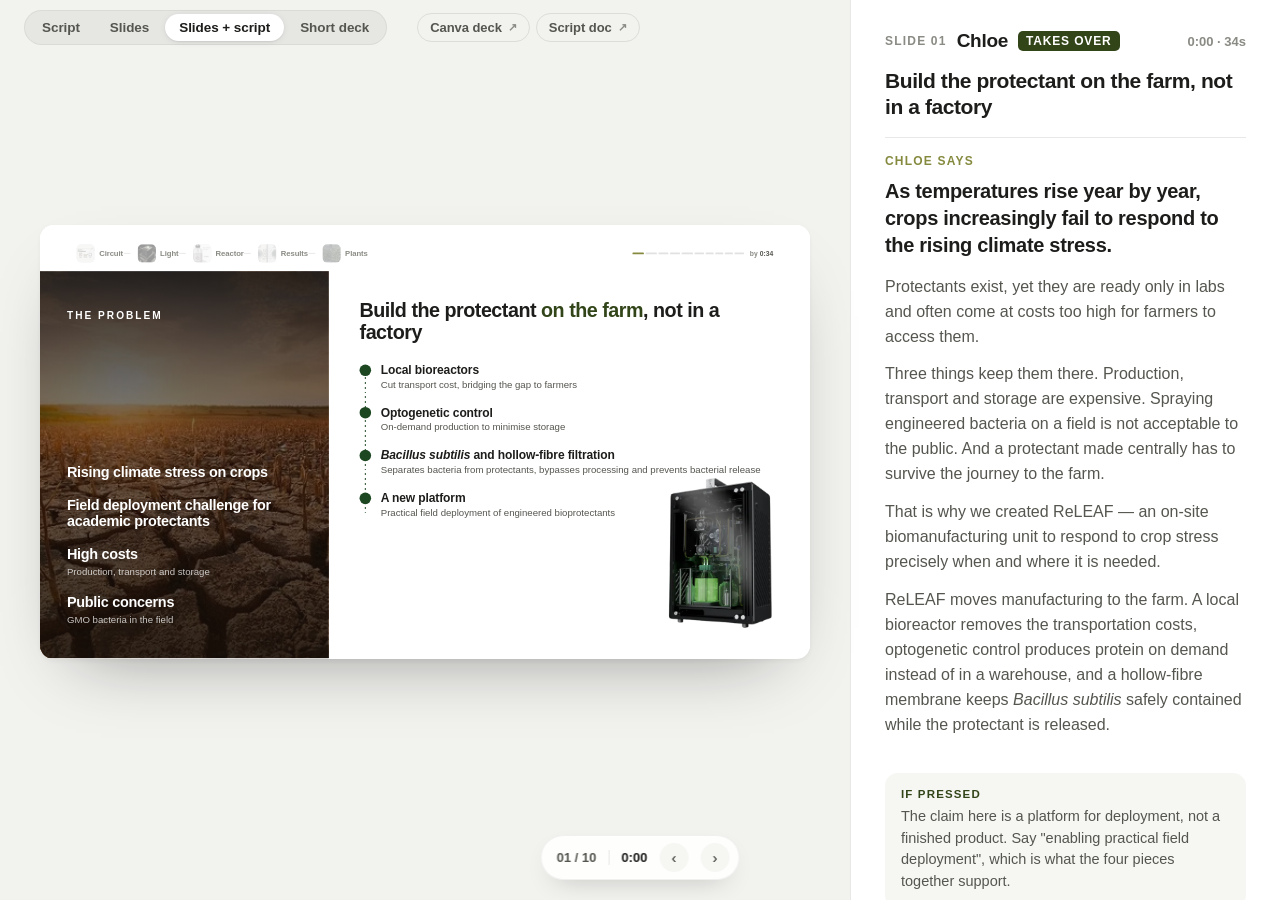
<file: notes.html>
<!doctype html>
<html lang="en">
<head>
<meta charset="utf-8">
<meta name="viewport" content="width=device-width,initial-scale=1">
<title>ReLEAF · Slides + script</title>
<meta name="description" content="The GEMS Taiwan ReLEAF five-minute judging presentation, one slide at a time with its speaking script and who says it.">
<link rel="stylesheet" href="assets/deck.css?v=14">
<style>
html,body{height:100%;overflow:hidden;background:#f2f2ef}
.lay{position:fixed;inset:0;display:grid;grid-template-columns:minmax(0,1fr) 430px}

/* ---- left: the slide ---- */
.left{position:relative;display:grid;place-items:center;padding:60px 40px 76px;min-width:0}
.frame{position:relative;background:#fff;border-radius:14px;overflow:hidden;
  box-shadow:0 2px 6px rgba(0,0,0,.05),0 30px 70px -36px rgba(0,0,0,.42)}
.slide{position:absolute;inset:0;opacity:0;visibility:hidden;
  transition:opacity .3s var(--ease),visibility 0s linear .3s}
.slide.on{opacity:1;visibility:visible;transition:opacity .3s var(--ease),visibility 0s}
.slide .stage{transform-origin:0 0}

/* ---- right: the script ---- */
.right{background:#fff;border-left:1px solid var(--line);overflow-y:auto;
  padding:30px 34px 40px;display:flex;flex-direction:column}
.who{display:flex;align-items:center;gap:10px;margin:0 0 16px}
.who b{font-size:19px;font-weight:750;letter-spacing:-.015em}
.who .n{font-size:12px;font-weight:700;letter-spacing:.1em;text-transform:uppercase;
  color:var(--ink-3)}
.who .t{margin-left:auto;font-size:13px;font-weight:650;color:var(--ink-3);
  font-variant-numeric:tabular-nums}
.hand{font-size:12px;font-weight:700;letter-spacing:.07em;text-transform:uppercase;
  color:#fff;background:var(--olive-d);padding:3px 8px;border-radius:5px}
.clm{margin:0 0 18px;font-size:21px;font-weight:700;letter-spacing:-.02em;line-height:1.22}
.clm em{font-style:normal;color:var(--olive-d)}
.rkick{font-size:12px;font-weight:700;letter-spacing:.1em;text-transform:uppercase;
  color:var(--olive);margin:0 0 10px;padding-top:16px;border-top:1px solid var(--line)}
.lead{font-size:20px;line-height:1.34;letter-spacing:-.015em;font-weight:650;margin:0 0 16px}
.right p.b{font-size:16px;line-height:1.56;color:var(--ink-2);margin:0 0 13px}
.nums{margin:22px 0 0;border-top:1px solid var(--line);padding-top:4px}
.nums div{display:flex;justify-content:space-between;gap:16px;padding:8px 0;
  border-bottom:1px solid var(--line-2)}
.nums dt{font-size:14px;color:var(--ink-2)}
.nums dd{margin:0;font-size:14px;font-weight:600;text-align:right;font-variant-numeric:tabular-nums}
.careful{margin:22px 0 0;padding:15px 16px;border-radius:13px;background:var(--bg-2)}
.careful h4{margin:0 0 6px;font-size:11.5px;font-weight:700;letter-spacing:.1em;
  text-transform:uppercase;color:var(--olive-d)}
.careful p{margin:0;font-size:14.5px;line-height:1.5;color:var(--ink-2)}

/* ---- chrome ---- */
.topbar{position:fixed;left:0;top:0;height:54px;display:flex;align-items:center;
  gap:16px;padding:0 24px;z-index:20;right:430px}
.topbar .vsw{margin-left:auto}
.topbar #src{margin-left:14px}
.hud{position:fixed;left:50%;bottom:20px;transform:translateX(-50%);z-index:21;
  display:flex;align-items:center;gap:12px;padding:7px 9px 7px 15px;border-radius:980px;
  background:rgba(255,255,255,.88);border:1px solid var(--line-2);
  backdrop-filter:saturate(180%) blur(20px);-webkit-backdrop-filter:saturate(180%) blur(20px);
  box-shadow:0 10px 28px -14px rgba(0,0,0,.3)}
.hud .ct{font-size:13px;font-weight:600;color:var(--ink-2);font-variant-numeric:tabular-nums}
.hud .tm{font-size:13px;font-weight:600;color:var(--ink);font-variant-numeric:tabular-nums;
  padding-left:12px;border-left:1px solid var(--line)}
.hud button{width:29px;height:29px;border-radius:50%;border:0;background:var(--bg-2);
  color:var(--ink);font-size:14px;cursor:pointer;display:grid;place-items:center}
.hud button:hover{background:#e8e8e2}

@media (max-width:1100px){
  .lay{grid-template-columns:1fr;grid-template-rows:auto minmax(0,1fr)}
  .left{padding:54px 20px 16px}
  .right{border-left:0;border-top:1px solid var(--line)}
  .topbar{right:0}
}
</style>
</head>
<body>

<div class="lay">
  <div class="left"><div class="frame" id="frame"></div></div>
  <div class="right" id="right"></div>
</div>

<div class="topbar"><div id="vsw"></div><div id="src"></div></div>
<div class="hud">
  <span class="ct" id="ct">01 / 10</span>
  <span class="tm" id="tm">0:00</span>
  <button id="prev" title="Previous">&#8249;</button>
  <button id="next" title="Next">&#8250;</button>
</div>

<script src="assets/nav.js?v=14"></script>
<script src="assets/deck.js?v=14"></script>
<script>
document.getElementById('vsw').innerHTML = viewSwitcher('notes');
document.getElementById('src').innerHTML = sourceLinks();

const frame = document.getElementById('frame');
const right = document.getElementById('right');
frame.innerHTML = SLIDES.map((s,i) =>
  `<div class="slide" data-i="${i}"><div class="stage go">${stageHTML(SLIDES,i)}</div></div>`).join('');
const slides = [...frame.querySelectorAll('.slide')];
const planTotal = SLIDES.reduce((a,s)=>a+s.secs,0);
let cur = 0;

function fit(){
  const box = document.querySelector('.left');
  const w = box.clientWidth - 80, h = box.clientHeight - 136;
  const s = Math.max(.1, Math.min(w/1600, h/900));
  frame.style.width = (1600*s)+'px';
  frame.style.height = (900*s)+'px';
  frame.querySelectorAll('.stage').forEach(st => st.style.transform = `scale(${s})`);
}
addEventListener('resize', fit);

/* the script panel, rebuilt for the slide on screen */
function panel(i){
  const s = SLIDES[i];
  const handover = i === 0 || SLIDES[i-1].speaker !== s.speaker;
  const sc = s.script;
  right.innerHTML =
    `<div class="who">
       <span class="n">Slide ${String(s.n).padStart(2,'0')}</span>
       <b>${s.speaker}</b>
       ${handover ? '<span class="hand">takes over</span>' : ''}
       <span class="t">${s.time} · ${s.secs}s</span>
     </div>
     <p class="clm">${s.title}</p>
     <p class="rkick">${s.speaker} says</p>
     <p class="lead">${sc.lead}</p>
     ${sc.body.map(p => `<p class="b">${p}</p>`).join('')}
     ${sc.numbers.length ? `<dl class="nums">${sc.numbers.map(([k,v]) =>
        `<div><dt>${k}</dt><dd>${v}</dd></div>`).join('')}</dl>` : ''}
     ${sc.careful ? `<div class="careful"><h4>If pressed</h4><p>${sc.careful}</p></div>` : ''}`;
  right.scrollTop = 0;
}

function go(i, instant){
  i = Math.max(0, Math.min(SLIDES.length-1, i));
  if (i === cur && !instant) return;
  slides[cur].classList.remove('on');
  cur = i;
  slides[cur].classList.add('on');
  panel(cur);
  document.getElementById('ct').textContent =
    String(cur+1).padStart(2,'0') + ' / ' + String(SLIDES.length).padStart(2,'0');
  location.hash = cur+1;
}

addEventListener('keydown', e => {
  if (['ArrowRight','ArrowDown',' ','PageDown','Enter'].includes(e.key)) { e.preventDefault(); go(cur+1); startClock(); }
  else if (['ArrowLeft','ArrowUp','PageUp','Backspace'].includes(e.key)) { e.preventDefault(); go(cur-1); }
  else if (e.key === 'Home') go(0);
  else if (e.key === 'End') go(SLIDES.length-1);
  else if (e.key === 't') toggleTimer();
  else if (e.key === 'Escape') location.href = 'index.html';
  else if (/^[0-9]$/.test(e.key)) go(e.key === '0' ? 9 : +e.key - 1);
});
document.getElementById('next').onclick = ()=> { go(cur+1); startClock(); };
document.getElementById('prev').onclick = ()=> go(cur-1);
frame.addEventListener('click', e => {
  go(e.clientX < frame.getBoundingClientRect().left + frame.clientWidth/2 ? cur-1 : cur+1);
});

/* the pace caret on each slide's progress rail */
function paintCaret(sec){
  frame.querySelectorAll('.nodebar').forEach(bar => {
    const c = bar.querySelector('.caret');
    if (!c) return;
    const due = +bar.dataset.at + SLIDES[+bar.dataset.slide].secs;
    c.classList.add('on');
    c.style.left = Math.min(100, sec / (+bar.dataset.total) * 100) + '%';
    c.classList.toggle('late', sec > due + 4);
  });
}

let t0 = null, tick = null;
const tm = document.getElementById('tm');
function startClock(){
  if (t0) return;
  t0 = Date.now();
  tick = setInterval(()=>{
    const s = Math.floor((Date.now()-t0)/1000);
    tm.textContent = Math.floor(s/60) + ':' + String(s%60).padStart(2,'0');
    tm.style.color = s > planTotal ? '#a33' : '';
    paintCaret(s);
  }, 250);
}
function toggleTimer(){
  if (tick) { clearInterval(tick); tick = null; t0 = null; tm.textContent='0:00'; tm.style.color=''; }
  else startClock();
}

const hashIndex = () => {
  const n = parseInt(location.hash.slice(1), 10);
  return Number.isFinite(n) && n >= 1 ? n-1 : 0;
};
addEventListener('hashchange', ()=> { if (hashIndex() !== cur) go(hashIndex()); });
go(hashIndex(), true);
fit();
addEventListener('load', fit);
</script>
</body>
</html>
</file>
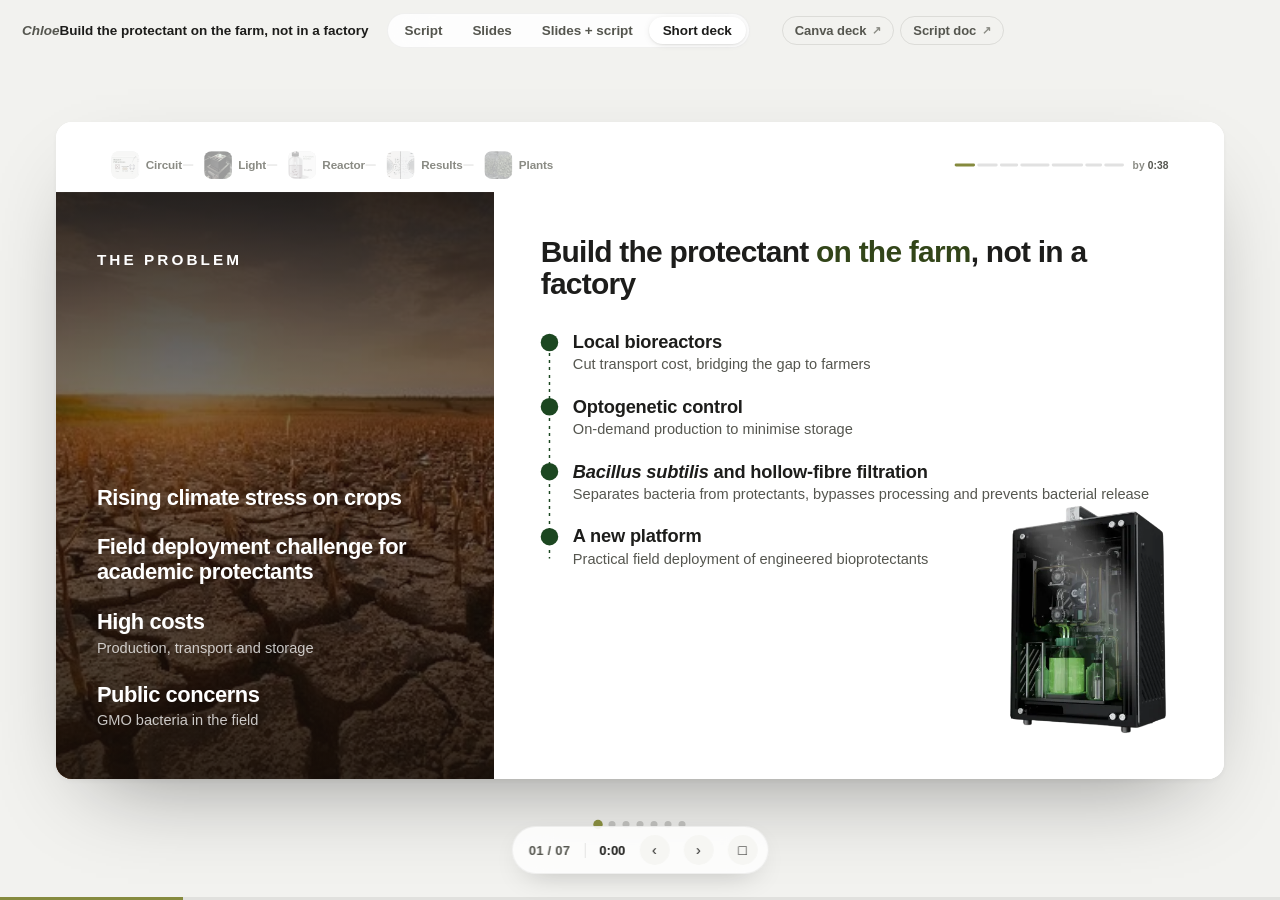
<file: short.html>
<!doctype html>
<html lang="en">
<head>
<meta charset="utf-8">
<meta name="viewport" content="width=device-width,initial-scale=1">
<title>ReLEAF · Short deck</title>
<meta name="description" content="The GEMS Taiwan ReLEAF five-minute judging presentation in seven slides: one bioreactor slide and one plant slide.">
<link rel="stylesheet" href="assets/deck.css?v=14">
<style>
html,body{height:100%;overflow:hidden;background:#f2f2ef}
.deck{position:fixed;inset:0;display:grid;place-items:center}
.frame{position:relative;background:#fff;border-radius:16px;overflow:hidden;
  box-shadow:0 2px 6px rgba(0,0,0,.05),0 36px 90px -40px rgba(0,0,0,.45)}
.slide{position:absolute;inset:0;opacity:0;visibility:hidden;
  transition:opacity .34s var(--ease),visibility 0s linear .34s}
.slide.on{opacity:1;visibility:visible;transition:opacity .34s var(--ease),visibility 0s}
.slide .stage{transform-origin:0 0}

/* chrome */
.bar{position:fixed;left:0;right:0;bottom:0;height:3px;background:rgba(29,29,27,.08);z-index:20}
.bar i{display:block;height:100%;background:var(--olive);width:0;
  transition:width .34s var(--ease)}
.chr{position:fixed;z-index:21;opacity:0;transition:opacity .3s var(--ease);pointer-events:none}
.chr.show{opacity:1;pointer-events:auto}

.topbar{left:0;right:0;top:0;height:60px;display:flex;align-items:center;gap:18px;padding:0 22px}
.topbar .where{font-size:13.5px;font-weight:600;color:var(--ink-2);white-space:nowrap}
.topbar .where b{color:var(--ink);font-weight:700}
.topbar #src{margin-left:14px}
.topbar .vsw{margin-left:auto;background:rgba(255,255,255,.86);
  backdrop-filter:saturate(180%) blur(20px);-webkit-backdrop-filter:saturate(180%) blur(20px)}

.hud{display:flex;align-items:center;gap:14px;
  left:50%;bottom:26px;transform:translateX(-50%);
  padding:8px 10px 8px 16px;border-radius:980px;
  background:rgba(255,255,255,.82);border:1px solid var(--line-2);
  backdrop-filter:saturate(180%) blur(20px);-webkit-backdrop-filter:saturate(180%) blur(20px);
  box-shadow:0 10px 30px -14px rgba(0,0,0,.3)}
.hud .ct{font-size:13px;font-weight:600;color:var(--ink-2);font-variant-numeric:tabular-nums;
  letter-spacing:.02em}
.hud .tm{font-size:13px;font-weight:600;color:var(--ink);font-variant-numeric:tabular-nums;
  padding-left:14px;border-left:1px solid var(--line)}
.hud button{width:30px;height:30px;border-radius:50%;border:0;background:var(--bg-2);
  color:var(--ink);font-size:14px;cursor:pointer;display:grid;place-items:center;
  transition:background .18s var(--ease)}
.hud button:hover{background:#e8e8e2}
.dots{left:50%;bottom:72px;transform:translateX(-50%);display:flex;gap:7px}
.dots b{width:7px;height:7px;border-radius:50%;background:rgba(29,29,27,.2);cursor:pointer;
  transition:background .2s var(--ease),transform .2s var(--ease)}
.dots b.on{background:var(--olive);transform:scale(1.35)}
</style>
</head>
<body>

<div class="deck"><div class="frame" id="frame"></div></div>

<div class="chr topbar" id="topbar">
  <span class="where" id="where"></span>
  <div id="vsw"></div>
  <div id="src"></div>
</div>
<div class="chr dots" id="dots"></div>
<div class="chr hud" id="hud">
  <span class="ct" id="ct">01 / 07</span>
  <span class="tm" id="tm">0:00</span>
  <button id="prev" title="Previous">&#8249;</button>
  <button id="next" title="Next">&#8250;</button>
  <button id="full" title="Full screen">&#9633;</button>
</div>
<div class="bar"><i id="barI"></i></div>

<script src="assets/nav.js?v=14"></script>
<script src="assets/deck.js?v=14"></script>
<script src="assets/deck-short.js?v=14"></script>
<script src="assets/present.js?v=14"></script>
<script>mountDeck(SLIDES_SHORT, 'short');</script>
</body>
</html>
</file>
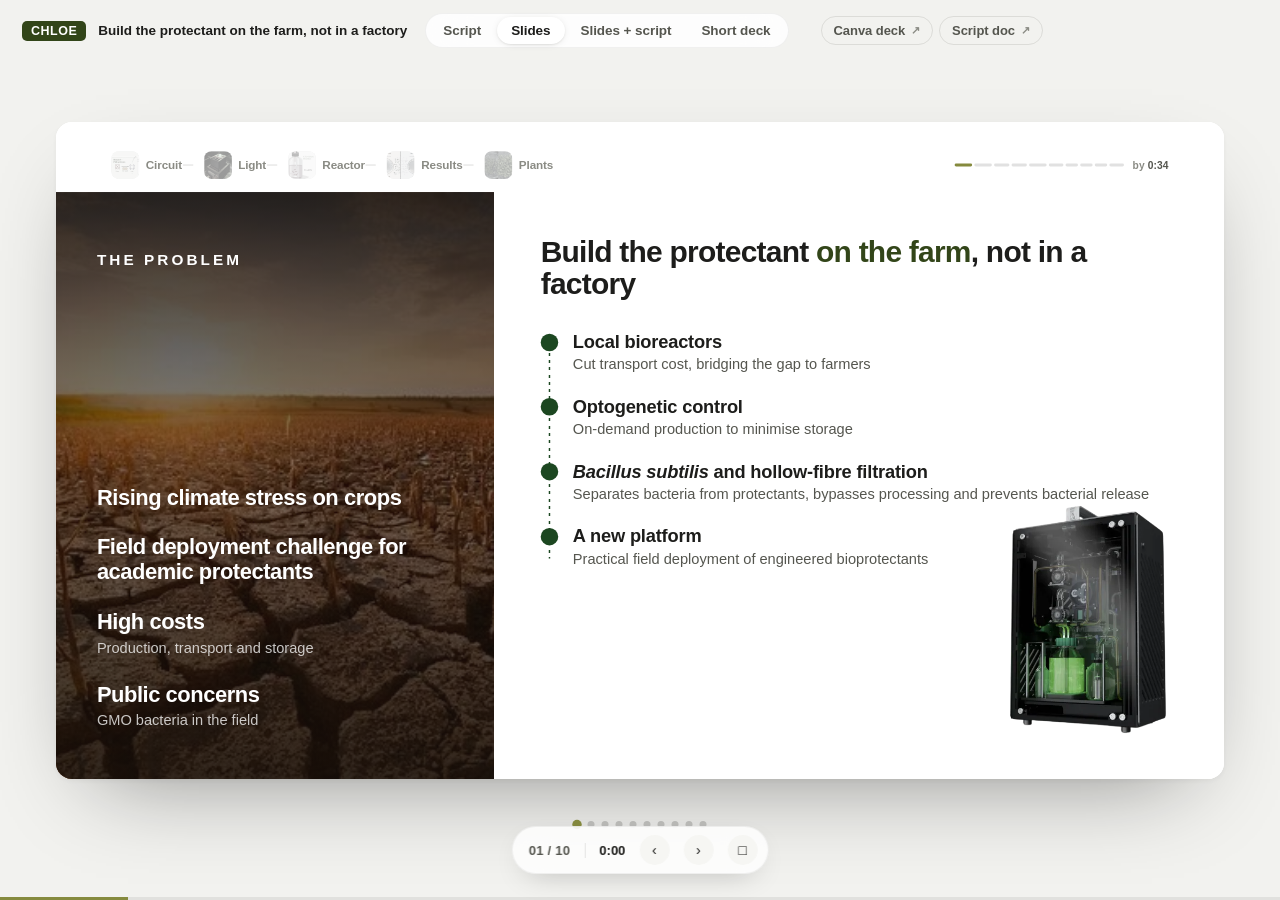
<file: show.html>
<!doctype html>
<html lang="en">
<head>
<meta charset="utf-8">
<meta name="viewport" content="width=device-width,initial-scale=1">
<title>ReLEAF · Slides</title>
<meta name="description" content="The GEMS Taiwan ReLEAF five-minute judging presentation, ten slides.">
<link rel="stylesheet" href="assets/deck.css?v=14">
<style>
html,body{height:100%;overflow:hidden;background:#f2f2ef}
.deck{position:fixed;inset:0;display:grid;place-items:center}
.frame{position:relative;background:#fff;border-radius:16px;overflow:hidden;
  box-shadow:0 2px 6px rgba(0,0,0,.05),0 36px 90px -40px rgba(0,0,0,.45)}
.slide{position:absolute;inset:0;opacity:0;visibility:hidden;
  transition:opacity .34s var(--ease),visibility 0s linear .34s}
.slide.on{opacity:1;visibility:visible;transition:opacity .34s var(--ease),visibility 0s}
.slide .stage{transform-origin:0 0}

/* chrome */
.bar{position:fixed;left:0;right:0;bottom:0;height:3px;background:rgba(29,29,27,.08);z-index:20}
.bar i{display:block;height:100%;background:var(--olive);width:0;
  transition:width .34s var(--ease)}
.chr{position:fixed;z-index:21;opacity:0;transition:opacity .3s var(--ease);pointer-events:none}
.chr.show{opacity:1;pointer-events:auto}

.topbar{left:0;right:0;top:0;height:60px;display:flex;align-items:center;gap:18px;padding:0 22px}
.topbar .where{font-size:13.5px;font-weight:600;color:var(--ink-2);white-space:nowrap}
.topbar .where b{color:var(--ink);font-weight:700}
.topbar .where .spk{font-style:normal;font-weight:700;font-size:12.5px;letter-spacing:.04em;
  text-transform:uppercase;color:var(--ink-3);margin-right:12px;padding:3px 9px;border-radius:5px;
  background:rgba(29,29,27,.06)}
.topbar .where .spk.hand{color:#fff;background:var(--olive-d)}
.topbar #src{margin-left:14px}
.topbar .vsw{margin-left:auto;background:rgba(255,255,255,.86);
  backdrop-filter:saturate(180%) blur(20px);-webkit-backdrop-filter:saturate(180%) blur(20px)}

.hud{display:flex;align-items:center;gap:14px;
  left:50%;bottom:26px;transform:translateX(-50%);
  padding:8px 10px 8px 16px;border-radius:980px;
  background:rgba(255,255,255,.82);border:1px solid var(--line-2);
  backdrop-filter:saturate(180%) blur(20px);-webkit-backdrop-filter:saturate(180%) blur(20px);
  box-shadow:0 10px 30px -14px rgba(0,0,0,.3)}
.hud .ct{font-size:13px;font-weight:600;color:var(--ink-2);font-variant-numeric:tabular-nums;
  letter-spacing:.02em}
.hud .tm{font-size:13px;font-weight:600;color:var(--ink);font-variant-numeric:tabular-nums;
  padding-left:14px;border-left:1px solid var(--line)}
.hud button{width:30px;height:30px;border-radius:50%;border:0;background:var(--bg-2);
  color:var(--ink);font-size:14px;cursor:pointer;display:grid;place-items:center;
  transition:background .18s var(--ease)}
.hud button:hover{background:#e8e8e2}
.dots{left:50%;bottom:72px;transform:translateX(-50%);display:flex;gap:7px}
.dots b{width:7px;height:7px;border-radius:50%;background:rgba(29,29,27,.2);cursor:pointer;
  transition:background .2s var(--ease),transform .2s var(--ease)}
.dots b.on{background:var(--olive);transform:scale(1.35)}
</style>
</head>
<body>

<div class="deck"><div class="frame" id="frame"></div></div>

<div class="chr topbar" id="topbar">
  <span class="where" id="where"></span>
  <div id="vsw"></div>
  <div id="src"></div>
</div>
<div class="chr dots" id="dots"></div>
<div class="chr hud" id="hud">
  <span class="ct" id="ct">01 / 10</span>
  <span class="tm" id="tm">0:00</span>
  <button id="prev" title="Previous">&#8249;</button>
  <button id="next" title="Next">&#8250;</button>
  <button id="full" title="Full screen">&#9633;</button>
</div>
<div class="bar"><i id="barI"></i></div>

<script src="assets/nav.js?v=14"></script>
<script src="assets/deck.js?v=14"></script>
<script src="assets/present.js?v=14"></script>
<script>mountDeck(SLIDES, 'slides');</script>
</body>
</html>
</file>
<file: assets/deck.css>
:root{
  --ink:#1d1d1b;
  --ink-2:#55564f;
  --ink-3:#8a8b84;
  --green:#1c4721;
  --olive:#858a3e;
  --olive-d:#324519;
  --line:rgba(29,29,27,.10);
  --line-2:rgba(29,29,27,.06);
  --bg:#ffffff;
  --bg-2:#f6f6f3;
  --ease:cubic-bezier(.22,.72,.2,1);
  --sans:-apple-system,BlinkMacSystemFont,"SF Pro Display","SF Pro Text","Helvetica Neue",Helvetica,Arial,sans-serif;
  --mono:ui-monospace,SFMono-Regular,"SF Mono",Menlo,Consolas,monospace;
}
*{box-sizing:border-box}
html{-webkit-text-size-adjust:100%}
body{margin:0;font-family:var(--sans);color:var(--ink);background:var(--bg);
  -webkit-font-smoothing:antialiased;text-rendering:optimizeLegibility}
img{display:block;max-width:100%}
a{color:inherit}

/* ============================================================
   STAGE — every slide is authored on a 1600x900 canvas
   ============================================================ */
.stageWrap{position:relative;width:100%;aspect-ratio:16/9;overflow:hidden}
.stage{position:absolute;left:0;top:0;width:1600px;height:900px;background:#fff;
  transform-origin:0 0;font-size:16px}
.stage *{font-kerning:normal}

/* entrance steps */
.st{opacity:0;transform:translateY(14px);
  transition:opacity .62s var(--ease),transform .62s var(--ease);
  transition-delay:calc(var(--d,0) * 60ms)}
.st.zoom{transform:translateY(10px) scale(.985)}
.go .st{opacity:1;transform:none}
@media (prefers-reduced-motion:reduce){
  .st{transition-duration:.01ms !important;transition-delay:0ms !important}
}

/* shared slide furniture */
.s-kick{font-size:21px;font-weight:650;letter-spacing:.06em;
  color:var(--olive);margin:0 0 10px}
.s-title{font-size:64px;font-weight:800;letter-spacing:-.025em;line-height:1;
  margin:0;color:var(--ink)}
.s-title em{font-style:normal;color:var(--olive)}
/* the node strip takes the top of the stage, so the head and body sit lower;
   the body keeps its height to within a dozen pixels of the old layout */
.s-head{position:absolute;left:76px;top:102px;right:76px}
.s-body{position:absolute;left:76px;right:76px;top:214px;bottom:46px;min-height:0}
.s-note{font-size:19px;line-height:1.35;color:var(--ink-2);margin:0}
.cap{font-size:19px;font-weight:650;color:var(--ink);margin:0 0 8px;letter-spacing:-.01em}
.cap-s{font-size:17px;font-weight:600;color:var(--ink-2);margin:0 0 6px}
.stage .fig,.stage .cell,.stage .blk,.stage .col,.stage .mod,.stage .side,.stage .grid,.stage .charts{min-height:0}
.fig{margin:0;border:1px solid var(--line);border-radius:12px;background:#fff;overflow:hidden}
.fig{position:relative}
.fig img{position:absolute;inset:8px;width:calc(100% - 16px);height:calc(100% - 16px);object-fit:contain}
.ph img{inset:0;width:100%;height:100%;object-fit:cover}
.lbl{font-size:16px;font-weight:600;color:var(--ink-2);text-align:center;margin:6px 0 0;height:22px;line-height:22px}
.rule{height:1px;background:var(--line);border:0;margin:0}
i.sp{font-style:italic}

/* ---------- Slide 1 ---------- */
.s1{position:absolute;inset:96px 0 0 0;display:grid;grid-template-columns:600px minmax(0,1fr)}
.s1-left{position:relative;overflow:hidden;background:#241a12}
.s1-left>img{position:absolute;inset:0;width:100%;height:100%;object-fit:cover;
  transform:scale(1.06);transition:transform 9s linear}
.go .s1-left>img{transform:scale(1)}
.s1-scrim{position:absolute;inset:0;
  background:linear-gradient(180deg,rgba(20,14,9,.86) 0%,rgba(20,14,9,.52) 42%,rgba(20,14,9,.88) 100%)}
.s1-copy{position:absolute;inset:0;padding:60px 56px;display:flex;flex-direction:column;color:#fff}
.s1-kick{font-size:21px;font-weight:700;letter-spacing:.2em;text-transform:uppercase;
  color:#fff;opacity:.72}
.s1-list{list-style:none;margin:auto 0 8px;padding:0;display:grid;gap:34px}
.s1-list b{display:block;font-size:30px;font-weight:700;letter-spacing:-.02em;line-height:1.14}
.s1-list span{display:block;font-size:20px;line-height:1.3;color:rgba(255,255,255,.76);margin-top:5px}
.s1-right{position:relative;padding:60px 64px 48px}
.s1-rail{list-style:none;margin:42px 0 0;padding:0 0 0 44px;position:relative;display:grid;gap:30px}
.s1-rail:before{content:"";position:absolute;left:11px;top:9px;bottom:14px;width:2px;
  background:repeating-linear-gradient(180deg,var(--green) 0 4px,transparent 4px 10px)}
.s1-rail li{position:relative}
.s1-rail li:before{content:"";position:absolute;left:-44px;top:3px;width:24px;height:24px;
  border-radius:50%;background:var(--green)}
.s1-rail b{display:block;font-size:25px;font-weight:700;letter-spacing:-.01em}
.s1-rail span{display:block;font-size:20px;color:var(--ink-2);line-height:1.34;margin-top:3px}
.s1-box{position:absolute;right:54px;bottom:44px;width:268px}

/* ---------- Slide 2 ---------- */
.s2{display:grid;grid-template-columns:930px 470px;gap:48px}
.s2 .side{display:flex;flex-direction:column;gap:22px}

/* ---------- Slide 3 ---------- */
.s3{display:grid;grid-template-columns:330px 1070px;gap:48px}
.s3 .grid{display:grid;grid-template-columns:518px 518px;gap:24px 34px}

/* ---------- Slide 4 ---------- */
.s4{display:grid;grid-template-columns:860px 540px;gap:48px}
.s4 .hw{display:grid;grid-template-columns:190px 165px 165px;gap:10px}
.s4 .hw .fig{background:var(--bg-2)}

/* ---------- Slide 5 ---------- */
.s5{display:grid;grid-template-columns:520px 420px 440px;gap:34px}
.s5 .charts{display:grid;gap:12px}

/* ---------- Slide 6 ---------- */
.s6{display:grid;grid-template-columns:460px 460px 460px;gap:34px}
.s6 .hd{border-top:3px solid var(--ink);padding-top:10px;margin-bottom:14px;height:78px}
.s6 .hd h3{margin:0;font-size:23px;font-weight:750;letter-spacing:-.015em}
.s6 .hd p{margin:4px 0 0;font-size:15px;line-height:1.3;color:var(--ink-2)}
.s6 .pair{display:grid;grid-template-columns:223px 223px;gap:14px}
.s6 .charts{display:grid;gap:12px;margin-top:16px}
.s6 .c2{grid-template-columns:223px 223px}
.s6 .c3{grid-template-columns:144px 144px 144px}
.s6 .pv{font-size:16px;font-weight:650;color:var(--green);margin:14px 0 0}

/* ---------- Slide 7 ---------- */
.s7{display:grid;grid-template-columns:620px 790px;gap:38px}
.s7 .hd{border-top:3px solid var(--ink);padding-top:10px;margin-bottom:14px;height:64px}
.s7 .hd h3{margin:0;font-size:23px;font-weight:750;letter-spacing:-.015em}
.s7 .hd p{margin:4px 0 0;font-size:15px;color:var(--ink-2)}
.s7 .pots{display:grid;grid-template-columns:70px 265px 265px;gap:8px;align-items:center}
.s7 .pots .d{font-size:18px;font-weight:650;color:var(--ink-2)}
.s7 .colh{font-size:17px;font-weight:650;text-align:center;color:var(--ink);margin:0}
.s7 .salt{margin-top:16px}
.s7 .salt .fig{width:330px}
.s7 .top{display:grid;grid-template-columns:210px 540px;gap:20px}
.s7 .band{font-size:17px;font-weight:650;color:var(--ink);text-align:center;
  border-top:2px solid var(--ink);padding-top:8px;margin:18px 0 0}
.s7 .trio{display:grid;grid-template-columns:254px 254px 254px;gap:14px;margin-top:14px}

/* ---------- Slide 8 · hydroponics ---------- */
.s8{display:grid;grid-template-columns:minmax(0,1fr) minmax(0,1fr);gap:46px}
.s8 .hd{border-top:3px solid var(--ink);padding-top:9px;margin-bottom:13px;height:52px}
.s8 .hd h3{margin:0;font-size:22px;font-weight:750;letter-spacing:-.015em}
.s8 .hd p{margin:3px 0 0;font-size:15px;color:var(--ink-2)}
.s8 .col{display:grid;grid-template-rows:auto 232px minmax(0,1fr) auto;gap:14px}
.s8 .pv{font-size:16px;font-weight:650;color:var(--green);margin:0}
.s8 .open{font-size:15.5px;line-height:1.35;color:var(--ink-2);margin:0;
  border-left:2px solid var(--line);padding-left:11px}

/* ---------- Slide 9 · since the wiki freeze ---------- */
.s9f{display:grid;grid-template-columns:396px minmax(0,1fr) 430px;gap:38px;padding-bottom:60px}
.s9f .col{display:flex;flex-direction:column;min-height:0}
.s9f .hd{border-top:3px solid var(--ink);padding-top:9px;margin-bottom:14px}
.s9f .hd h3{margin:0;font-size:21px;font-weight:750;letter-spacing:-.015em}
.s9f .hd p{margin:3px 0 0;font-size:15px;line-height:1.3;color:var(--ink-2)}
.s9f .grow{flex:1;min-height:0}
.s9f .stack{display:grid;grid-template-rows:1fr 1fr;gap:12px;flex:1;min-height:0}
.s9f .foot{position:absolute;left:0;right:0;bottom:0;display:flex;align-items:center;
  gap:12px;border-top:1px solid var(--line);padding-top:11px}
.s9f .foot b{font-size:17px;font-weight:700;letter-spacing:-.01em}
.s9f .foot span{font-size:16px;color:var(--ink-2)}
.s9f .tag{font-size:13px;font-weight:700;letter-spacing:.07em;text-transform:uppercase;
  color:var(--olive);background:rgba(133,138,62,.11);padding:4px 9px;border-radius:5px}

/* ---------- Slide 10 · future work ---------- */
.s10{display:grid;grid-template-columns:minmax(0,1fr) 404px;gap:50px}
.s10 .steps{display:grid;gap:20px;align-content:center}
.s10 .step{display:grid;grid-template-columns:52px minmax(0,1fr);gap:19px;align-items:start}
.s10 .step .k{width:52px;height:52px;border-radius:13px;background:var(--bg-2);
  color:var(--green);font-size:20px;font-weight:750;display:grid;place-items:center}
.s10 .step h3{margin:1px 0 0;font-size:28px;font-weight:700;letter-spacing:-.018em;line-height:1.18}
.s10 .step p{margin:5px 0 0;font-size:18.5px;line-height:1.36;color:var(--ink-2)}
.s10 .renders{position:relative}
.s10 .r-unit{position:absolute;right:4px;top:6px;width:186px}
.s10 .r-core{position:absolute;left:0;bottom:10px;width:338px}

/* ============================================================
   VIEW SWITCHER — the same three names on every page
   ============================================================ */
.vsw{display:flex;align-items:center;gap:2px;padding:3px;border-radius:980px;
  background:rgba(29,29,27,.05);border:1px solid var(--line-2)}
.vsw a{position:relative;display:block;text-decoration:none;white-space:nowrap;
  font-size:13.5px;font-weight:550;letter-spacing:-.005em;color:var(--ink-2);
  padding:6px 14px;border-radius:980px;
  transition:color .2s var(--ease),background .2s var(--ease)}
.vsw a:hover{color:var(--ink)}
.vsw a[aria-current]{background:#fff;color:var(--ink);font-weight:650;
  box-shadow:0 1px 2px rgba(0,0,0,.07),0 1px 10px -4px rgba(0,0,0,.25)}
.vsw.on-dark{background:rgba(255,255,255,.1);border-color:rgba(255,255,255,.14)}
.vsw.on-dark a{color:rgba(255,255,255,.66)}
.vsw.on-dark a:hover{color:#fff}
.vsw.on-dark a[aria-current]{background:rgba(255,255,255,.95);color:#1d1d1b;box-shadow:none}
@media (max-width:720px){
  .vsw a{padding:6px 10px;font-size:12.5px}
}

/* ============================================================
   NODE STRIP — the five things, always on screen
   ------------------------------------------------------------
   Lives inside the 1600x900 stage, not in the browser chrome, so
   it is part of every slide in all three views. It replaces the
   per-slide kicker: the strip is what says where you are.

   Stage geometry it assumes:
     .nodebar  36 -  82     the strip
     .s-head  102 - 202     the title (a sentence, up to two lines)
     .s-body  214 - 854     the slide
   ============================================================ */
.nodebar{position:absolute;left:76px;right:76px;top:36px;height:46px;
  display:flex;align-items:center;gap:30px}

.nodes{list-style:none;margin:0;padding:0;display:flex;align-items:center;gap:0;flex:1}
.nd{position:relative;display:flex;align-items:center;gap:9px;padding:0 15px 0 0;margin-right:15px}
.nd:after{content:"";position:absolute;right:0;top:50%;width:14px;height:2px;
  background:var(--line);transform:translateY(-50%)}
.nd:last-child{padding-right:0;margin-right:0}
.nd:last-child:after{display:none}
.nd.done:after{background:var(--olive);opacity:.45}

.ndi{position:relative;width:38px;height:38px;border-radius:10px;overflow:hidden;
  background:var(--bg-2);flex:none;
  box-shadow:inset 0 0 0 1px var(--line);
  transition:box-shadow .3s var(--ease),filter .3s var(--ease),opacity .3s var(--ease)}
.ndi img{width:100%;height:100%;object-fit:cover}

.ndl{font-size:16px;font-weight:600;letter-spacing:-.01em;color:var(--ink-3);
  white-space:nowrap;transition:color .3s var(--ease)}
.ndl em{display:block;font-style:normal;font-size:13px;font-weight:600;
  color:var(--olive);letter-spacing:.01em;margin-top:1px}

/* upcoming — recognisable, but out of the way */
.nd .ndi{filter:saturate(.15) contrast(.92);opacity:.42}
/* already said */
.nd.done .ndi{filter:saturate(.5);opacity:.6}
.nd.done .ndl{color:var(--ink-3)}
/* where we are */
.nd.now .ndi{filter:none;opacity:1;box-shadow:inset 0 0 0 1px var(--line),0 0 0 2.5px var(--olive)}
.nd.now .ndl{color:var(--ink);font-weight:700}

/* a node that owns two adjacent slides keeps one bracket across both */
.nd.now.span:after{background:var(--olive);opacity:1;height:2.5px}

/* ---- progress: one segment per slide, width = its share of the talk ---- */
.prog{display:flex;align-items:center;gap:12px;flex:none}
.pr{display:flex;align-items:center;gap:3px;width:232px}
.pr i{display:block;height:4px;border-radius:2px;background:rgba(29,29,27,.13);
  transition:background .3s var(--ease)}
.pr i.past{background:var(--olive);opacity:.38}
.pr i.at{background:var(--olive);opacity:1}
.pt{font-size:14px;font-weight:650;color:var(--ink-3);white-space:nowrap;
  font-variant-numeric:tabular-nums;letter-spacing:.01em}
.pt b{color:var(--ink-2);font-weight:650}

/* the live clock caret, painted by show.html / animate.html only */
.pr{position:relative}
.pr .caret{position:absolute;top:-4px;width:2px;height:12px;border-radius:1px;
  background:var(--ink);opacity:0;transition:left .5s linear,opacity .3s var(--ease),background .3s}
.pr .caret.on{opacity:.55}
.pr .caret.late{background:#a33;opacity:1}

/* the title is now a sentence, so it sets smaller and may run to two lines */
.s-claim{font-size:45px;font-weight:750;letter-spacing:-.025em;line-height:1.08;
  margin:0;color:var(--ink);max-width:1330px}
.s-claim em{font-style:normal;color:var(--olive-d)}
.s-claim b{font-weight:800;color:var(--olive-d)}
.s-claim i.sp{font-style:italic;font-weight:inherit}
.s-claim.two{font-size:41px}

/* ============================================================
   THE SHORT DECK — short.html
   Two slides carry what the long deck spends five on: one
   bioreactor slide (hardware and results) and one plant slide
   (agar, soil and hydroponics side by side).
   ============================================================ */
.sbr{display:grid;grid-template-columns:544px minmax(0,1fr) 412px;gap:34px}
.sbr .col{display:flex;flex-direction:column;min-height:0}
.sbr .spec{display:flex;gap:26px;margin:14px 0 0}
.sbr .spec div{flex:1}
.sbr .spec b{display:block;font-size:24px;font-weight:750;letter-spacing:-.02em;color:var(--green)}
.sbr .spec span{display:block;font-size:15px;color:var(--ink-2);margin-top:1px;line-height:1.25}
.sbr .charts{display:grid;gap:11px;flex:1;min-height:0}

.spl{display:grid;grid-template-columns:repeat(3,minmax(0,1fr));gap:36px}
.spl .col{display:flex;flex-direction:column;min-height:0}
.spl .hd{border-top:3px solid var(--ink);padding-top:9px;margin-bottom:13px;height:62px}
.spl .hd h3{margin:0;font-size:22px;font-weight:750;letter-spacing:-.015em}
.spl .hd p{margin:3px 0 0;font-size:15px;color:var(--ink-2);line-height:1.28}
.spl .pair{display:grid;grid-template-columns:1fr 1fr;gap:12px}
.spl .trio{display:grid;grid-template-columns:repeat(3,1fr);gap:9px}
.spl .pv{font-size:17px;font-weight:650;color:var(--green);margin:13px 0 0;line-height:1.3}
.spl .open{font-size:15px;line-height:1.34;color:var(--ink-2);margin:9px 0 0;
  border-left:2px solid var(--line);padding-left:10px}

/* ============================================================
   SOURCE LINKS — out to the Canva deck and the script doc
   ============================================================ */
.src{display:flex;align-items:center;gap:6px}
.src a{display:inline-flex;align-items:center;gap:6px;text-decoration:none;white-space:nowrap;
  font-size:13px;font-weight:600;letter-spacing:-.005em;color:var(--ink-2);
  padding:6px 12px;border-radius:980px;border:1px solid var(--line);
  transition:color .2s var(--ease),background .2s var(--ease),border-color .2s var(--ease)}
.src a:hover{color:var(--ink);background:var(--bg-2);border-color:rgba(29,29,27,.18)}
.src a i{font-style:normal;font-size:11px;line-height:1;color:var(--ink-3)}
.src a:hover i{color:var(--olive)}
.src.on-dark a{color:rgba(255,255,255,.72);border-color:rgba(255,255,255,.18)}
.src.on-dark a:hover{color:#fff;background:rgba(255,255,255,.1)}
@media (max-width:860px){
  .src a{padding:5px 9px;font-size:12px}
}
</file>
